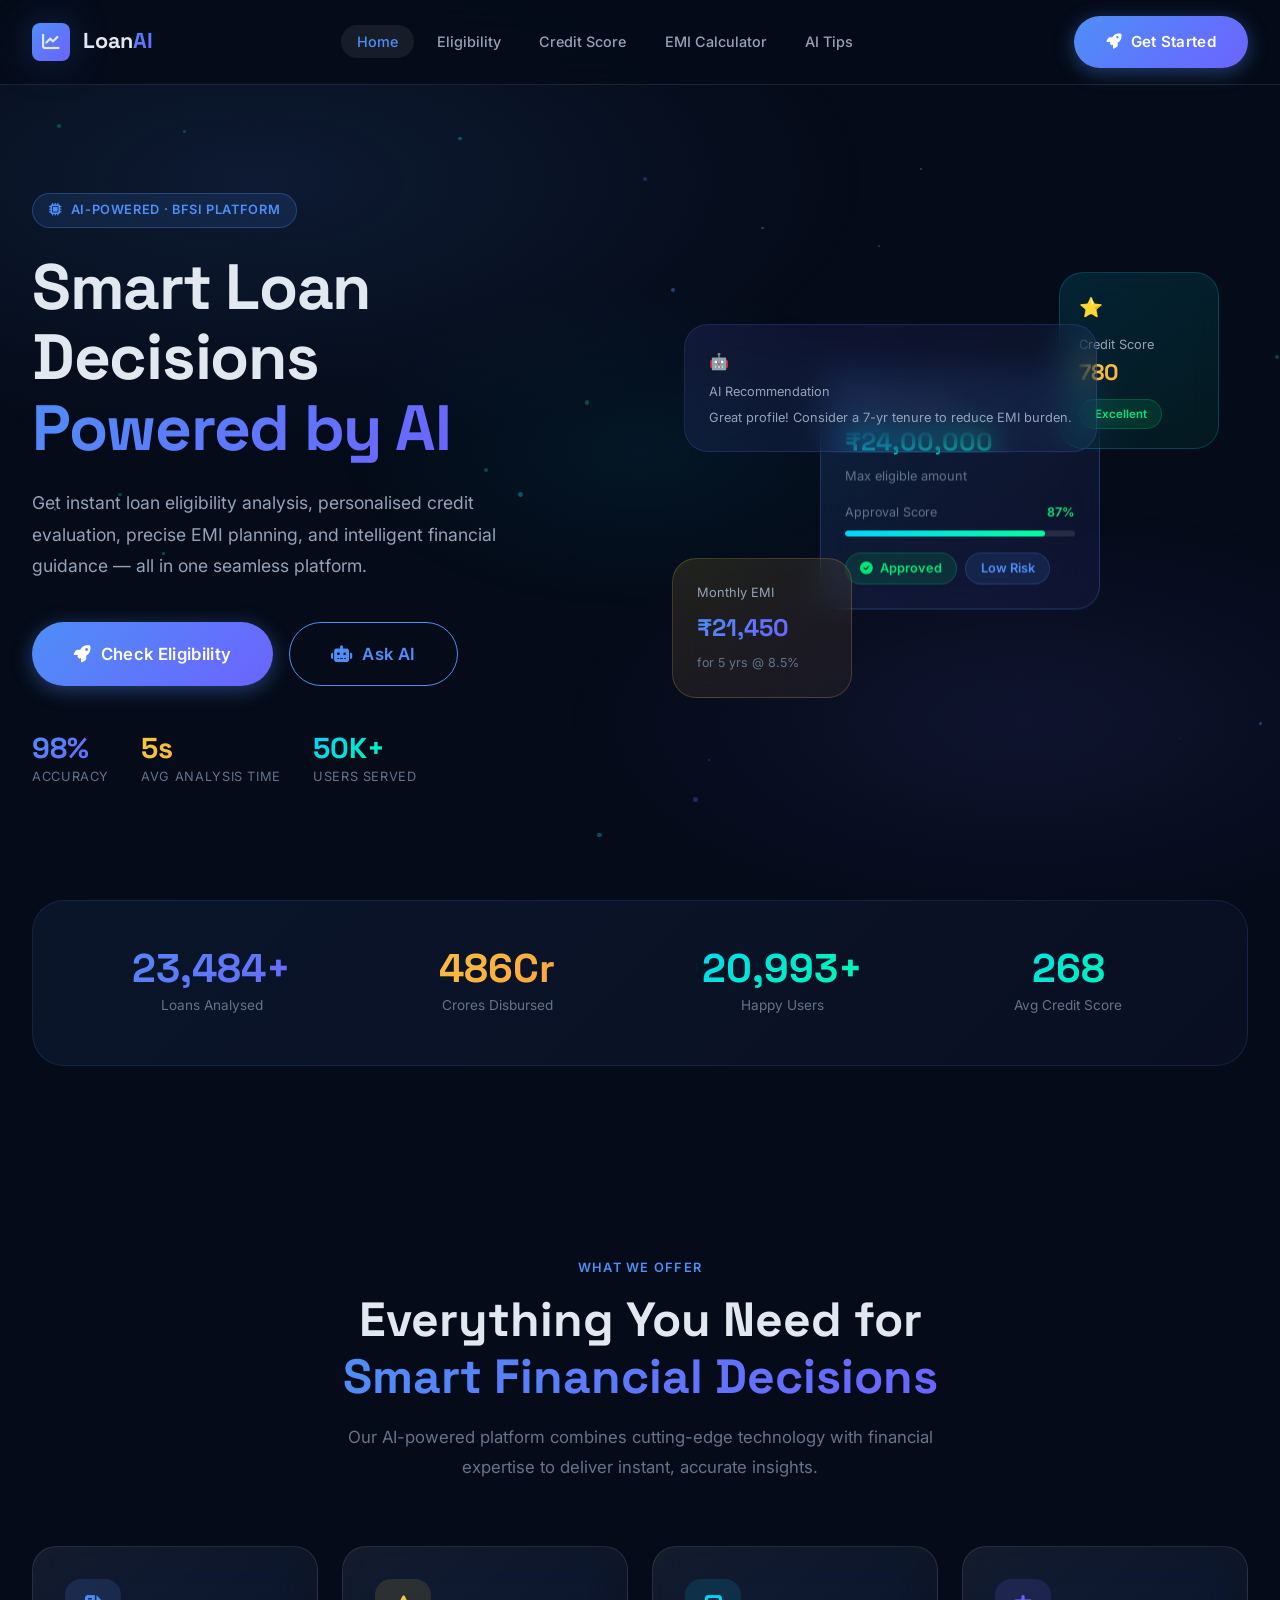
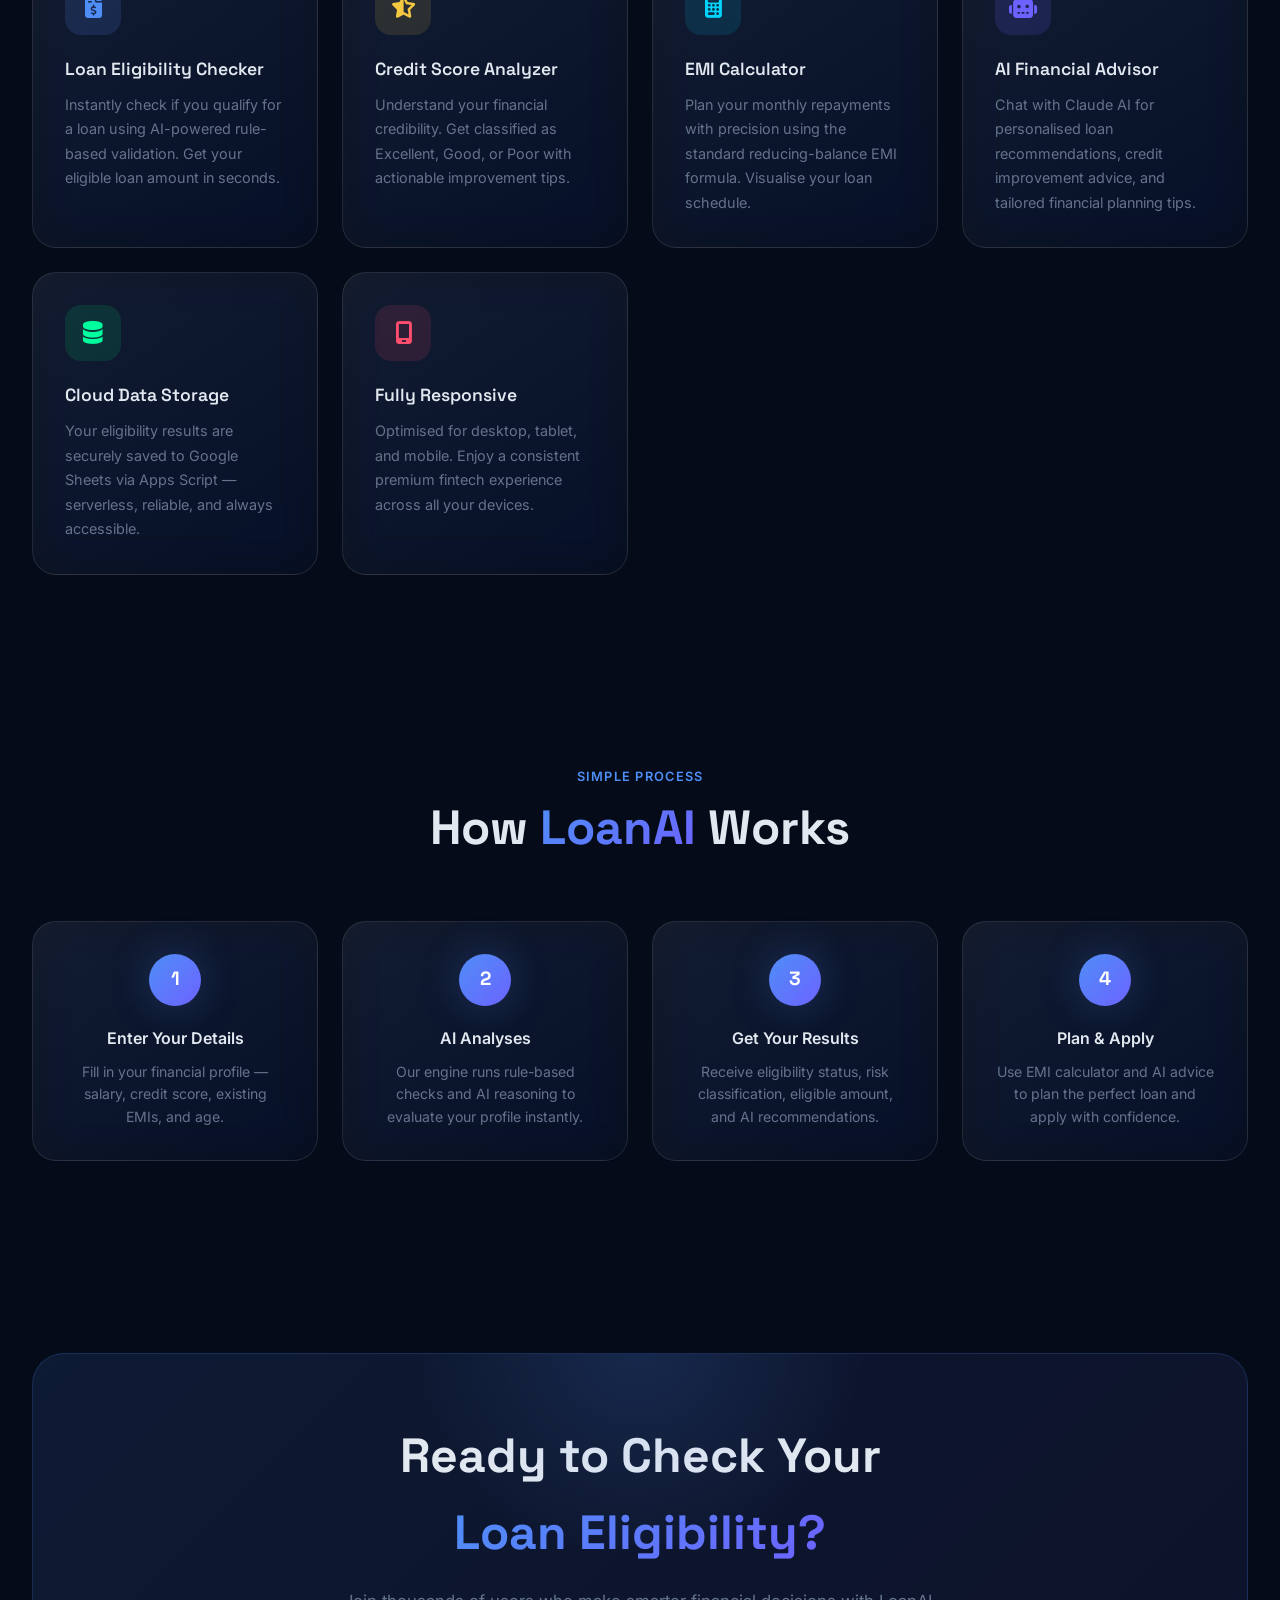
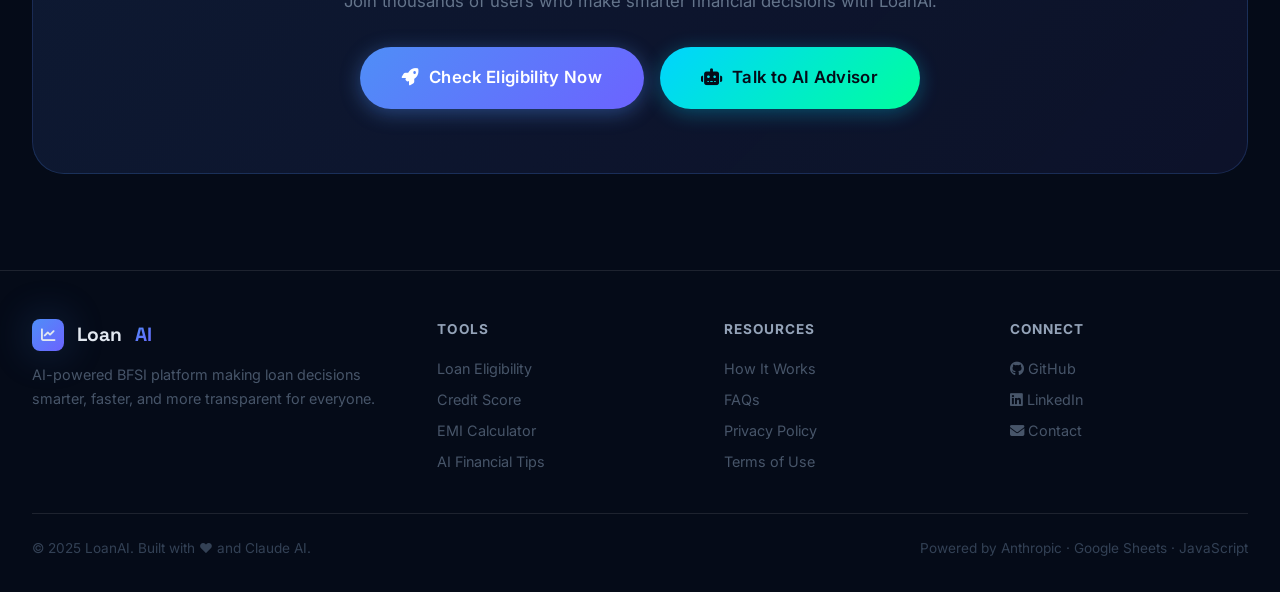
<file: index.html>
<!DOCTYPE html>
<html lang="en">
<head>
  <meta charset="UTF-8" />
  <meta name="viewport" content="width=device-width, initial-scale=1.0" />
  <title>LoanAI — AI-Powered Loan Eligibility Platform</title>
  <meta name="description" content="Instantly check your loan eligibility, analyse your credit score, calculate EMI, and get AI-powered financial guidance — all in one smart platform." />
  <link rel="stylesheet" href="css/style.css" />
  <link rel="stylesheet" href="https://cdnjs.cloudflare.com/ajax/libs/font-awesome/6.5.0/css/all.min.css" />
  <style>
    /* page-specific tweaks */
    .particle { position: absolute; border-radius: 50%; pointer-events: none; }
  </style>
</head>
<body>

<!-- ── Navigation ─────────────────────────────────────────── -->
<nav class="navbar" id="navbar">
  <div class="container">
    <div class="nav-inner">
      <a class="nav-logo" href="index.html">
        <div class="nav-logo-icon"><i class="fa-solid fa-chart-line"></i></div>
        <span>Loan<span class="text-gradient">AI</span></span>
      </a>
      <ul class="nav-links">
        <li><a class="nav-link active" href="index.html">Home</a></li>
        <li><a class="nav-link" href="loan-eligibility.html">Eligibility</a></li>
        <li><a class="nav-link" href="credit-score.html">Credit Score</a></li>
        <li><a class="nav-link" href="emi-calculator.html">EMI Calculator</a></li>
        <li><a class="nav-link" href="ai-tips.html">AI Tips</a></li>
      </ul>
      <a href="loan-eligibility.html" class="btn btn-primary nav-cta">
        <i class="fa-solid fa-rocket"></i> Get Started
      </a>
      <button class="hamburger" id="hamburger" aria-label="Open menu">
        <span></span><span></span><span></span>
      </button>
    </div>
  </div>
</nav>

<!-- Mobile nav -->
<div class="mobile-nav" id="mobileNav">
  <a class="nav-link active" href="index.html">Home</a>
  <a class="nav-link" href="loan-eligibility.html"><i class="fa-solid fa-check-circle"></i> Loan Eligibility</a>
  <a class="nav-link" href="credit-score.html"><i class="fa-solid fa-star-half-stroke"></i> Credit Score</a>
  <a class="nav-link" href="emi-calculator.html"><i class="fa-solid fa-calculator"></i> EMI Calculator</a>
  <a class="nav-link" href="ai-tips.html"><i class="fa-solid fa-robot"></i> AI Financial Tips</a>
</div>

<!-- ── Hero ───────────────────────────────────────────────── -->
<section class="hero">
  <!-- Particles -->
  <div id="particles" aria-hidden="true"></div>

  <div class="container">
    <div class="hero-grid">
      <!-- Left -->
      <div class="fade-in-up">
        <div class="hero-badge">
          <i class="fa-solid fa-microchip"></i> AI-Powered · BFSI Platform
        </div>
        <h1 class="hero-title">
          Smart Loan Decisions<br/>
          <span class="text-gradient">Powered by AI</span>
        </h1>
        <p class="hero-desc">
          Get instant loan eligibility analysis, personalised credit evaluation, 
          precise EMI planning, and intelligent financial guidance — all in one 
          seamless platform.
        </p>
        <div class="hero-actions">
          <a href="loan-eligibility.html" class="btn btn-primary btn-lg" id="hero-cta-primary">
            <i class="fa-solid fa-rocket"></i> Check Eligibility
          </a>
          <a href="ai-tips.html" class="btn btn-outline btn-lg" id="hero-cta-secondary">
            <i class="fa-solid fa-robot"></i> Ask AI
          </a>
        </div>
        <div class="hero-stats">
          <div>
            <div class="hero-stat-num text-gradient">98%</div>
            <div class="hero-stat-label">Accuracy</div>
          </div>
          <div>
            <div class="hero-stat-num text-gradient-gold">5s</div>
            <div class="hero-stat-label">Avg Analysis Time</div>
          </div>
          <div>
            <div class="hero-stat-num text-gradient-cyan">50K+</div>
            <div class="hero-stat-label">Users Served</div>
          </div>
        </div>
      </div>

      <!-- Right — floating cards -->
      <div class="hero-visual fade-in" style="animation-delay:.2s">
        <!-- Main card -->
        <div class="float-card float-card-main">
          <div class="card-label">Loan Eligibility</div>
          <div class="card-value text-gradient-cyan">₹24,00,000</div>
          <div class="card-sub">Max eligible amount</div>
          <div style="margin-top:1rem">
            <div style="display:flex;justify-content:space-between;margin-bottom:.4rem">
              <span style="font-size:.78rem;color:#64748b">Approval Score</span>
              <span style="font-size:.78rem;font-weight:600;color:var(--clr-success)">87%</span>
            </div>
            <div class="progress-bar-wrap">
              <div class="progress-bar-fill" style="width:87%"></div>
            </div>
          </div>
          <div style="margin-top:1rem;display:flex;gap:.5rem">
            <span class="tag tag-success"><i class="fa-solid fa-circle-check"></i> Approved</span>
            <span class="tag tag-blue">Low Risk</span>
          </div>
        </div>

        <!-- Card 1: Credit Score -->
        <div class="float-card float-card-1" style="padding:1.2rem;min-width:160px">
          <div class="card-icon" style="font-size:1.2rem">⭐</div>
          <div class="card-mini-label">Credit Score</div>
          <div class="card-mini-value text-gradient-gold" style="font-size:1.4rem">780</div>
          <span class="tag tag-success" style="margin-top:.5rem;font-size:.72rem">Excellent</span>
        </div>

        <!-- Card 2: EMI -->
        <div class="float-card float-card-2" style="min-width:180px">
          <div class="card-mini-label">Monthly EMI</div>
          <div class="card-mini-value" style="font-size:1.5rem;margin:.35rem 0">
            <span class="text-gradient">₹21,450</span>
          </div>
          <div style="font-size:.78rem;color:#64748b">for 5 yrs @ 8.5%</div>
        </div>

        <!-- Card 3: AI Tip -->
        <div class="float-card float-card-3" style="min-width:160px">
          <div style="font-size:1rem;margin-bottom:.5rem">🤖</div>
          <div class="card-mini-label">AI Recommendation</div>
          <div style="font-size:.8rem;color:#94a3b8;margin-top:.35rem;line-height:1.5">
            Great profile! Consider a 7-yr tenure to reduce EMI burden.
          </div>
        </div>
      </div>
    </div>
  </div>
</section>

<!-- ── Stats ──────────────────────────────────────────────── -->
<section class="section" style="padding-top:0">
  <div class="container">
    <div class="stats-row fade-in-up">
      <div class="stat-item">
        <div class="stat-num text-gradient" id="counter-loans">0</div>
        <div class="stat-label">Loans Analysed</div>
      </div>
      <div class="stat-item">
        <div class="stat-num text-gradient-gold" id="counter-saved">0</div>
        <div class="stat-label">Crores Disbursed</div>
      </div>
      <div class="stat-item">
        <div class="stat-num text-gradient-cyan" id="counter-users">0</div>
        <div class="stat-label">Happy Users</div>
      </div>
      <div class="stat-item">
        <div class="stat-num" style="background:var(--grad-accent);-webkit-background-clip:text;-webkit-text-fill-color:transparent" id="counter-score">0</div>
        <div class="stat-label">Avg Credit Score</div>
      </div>
    </div>
  </div>
</section>

<!-- ── Features ───────────────────────────────────────────── -->
<section class="section" id="features">
  <div class="container">
    <div class="section-header text-center">
      <div class="section-label">What We Offer</div>
      <h2 class="section-title">Everything You Need for<br/><span class="text-gradient">Smart Financial Decisions</span></h2>
      <p class="section-desc" style="margin:0 auto">Our AI-powered platform combines cutting-edge technology with financial expertise to deliver instant, accurate insights.</p>
    </div>
    <div class="features-grid">
      <a href="loan-eligibility.html" class="glass-card feature-card fade-in-up fade-in-delay-1" id="feat-eligibility">
        <div class="feature-icon feature-icon-blue"><i class="fa-solid fa-file-invoice-dollar"></i></div>
        <div class="feature-title">Loan Eligibility Checker</div>
        <p class="feature-desc">Instantly check if you qualify for a loan using AI-powered rule-based validation. Get your eligible loan amount in seconds.</p>
      </a>
      <a href="credit-score.html" class="glass-card feature-card fade-in-up fade-in-delay-2" id="feat-credit">
        <div class="feature-icon feature-icon-gold"><i class="fa-solid fa-star-half-stroke"></i></div>
        <div class="feature-title">Credit Score Analyzer</div>
        <p class="feature-desc">Understand your financial credibility. Get classified as Excellent, Good, or Poor with actionable improvement tips.</p>
      </a>
      <a href="emi-calculator.html" class="glass-card feature-card fade-in-up fade-in-delay-3" id="feat-emi">
        <div class="feature-icon feature-icon-cyan"><i class="fa-solid fa-calculator"></i></div>
        <div class="feature-title">EMI Calculator</div>
        <p class="feature-desc">Plan your monthly repayments with precision using the standard reducing-balance EMI formula. Visualise your loan schedule.</p>
      </a>
      <a href="ai-tips.html" class="glass-card feature-card fade-in-up fade-in-delay-4" id="feat-ai">
        <div class="feature-icon feature-icon-purple"><i class="fa-solid fa-robot"></i></div>
        <div class="feature-title">AI Financial Advisor</div>
        <p class="feature-desc">Chat with Claude AI for personalised loan recommendations, credit improvement advice, and tailored financial planning tips.</p>
      </a>
      <div class="glass-card feature-card fade-in-up" id="feat-sheets">
        <div class="feature-icon feature-icon-green"><i class="fa-solid fa-database"></i></div>
        <div class="feature-title">Cloud Data Storage</div>
        <p class="feature-desc">Your eligibility results are securely saved to Google Sheets via Apps Script — serverless, reliable, and always accessible.</p>
      </div>
      <div class="glass-card feature-card fade-in-up" id="feat-responsive">
        <div class="feature-icon feature-icon-red"><i class="fa-solid fa-mobile-screen"></i></div>
        <div class="feature-title">Fully Responsive</div>
        <p class="feature-desc">Optimised for desktop, tablet, and mobile. Enjoy a consistent premium fintech experience across all your devices.</p>
      </div>
    </div>
  </div>
</section>

<!-- ── How It Works ────────────────────────────────────────── -->
<section class="section">
  <div class="container">
    <div class="section-header text-center">
      <div class="section-label">Simple Process</div>
      <h2 class="section-title">How <span class="text-gradient">LoanAI</span> Works</h2>
    </div>
    <div class="how-grid">
      <div class="glass-card how-step fade-in-up fade-in-delay-1" id="step-1">
        <div class="how-step-num">1</div>
        <div class="how-step-title">Enter Your Details</div>
        <p class="how-step-desc">Fill in your financial profile — salary, credit score, existing EMIs, and age.</p>
      </div>
      <div class="glass-card how-step fade-in-up fade-in-delay-2" id="step-2">
        <div class="how-step-num">2</div>
        <div class="how-step-title">AI Analyses</div>
        <p class="how-step-desc">Our engine runs rule-based checks and AI reasoning to evaluate your profile instantly.</p>
      </div>
      <div class="glass-card how-step fade-in-up fade-in-delay-3" id="step-3">
        <div class="how-step-num">3</div>
        <div class="how-step-title">Get Your Results</div>
        <p class="how-step-desc">Receive eligibility status, risk classification, eligible amount, and AI recommendations.</p>
      </div>
      <div class="glass-card how-step fade-in-up fade-in-delay-4" id="step-4">
        <div class="how-step-num">4</div>
        <div class="how-step-title">Plan & Apply</div>
        <p class="how-step-desc">Use EMI calculator and AI advice to plan the perfect loan and apply with confidence.</p>
      </div>
    </div>
  </div>
</section>

<!-- ── CTA ─────────────────────────────────────────────────── -->
<section class="cta-section">
  <div class="container">
    <div class="cta-card fade-in-up">
      <h2 class="cta-title">Ready to Check Your<br/><span class="text-gradient">Loan Eligibility?</span></h2>
      <p class="cta-desc">Join thousands of users who make smarter financial decisions with LoanAI.</p>
      <div class="cta-actions">
        <a href="loan-eligibility.html" class="btn btn-primary btn-lg" id="cta-main">
          <i class="fa-solid fa-rocket"></i> Check Eligibility Now
        </a>
        <a href="ai-tips.html" class="btn btn-accent btn-lg" id="cta-ai">
          <i class="fa-solid fa-robot"></i> Talk to AI Advisor
        </a>
      </div>
    </div>
  </div>
</section>

<!-- ── Footer ─────────────────────────────────────────────── -->
<footer class="footer">
  <div class="container">
    <div class="footer-inner">
      <div>
        <div class="nav-logo" style="font-size:1.2rem">
          <div class="nav-logo-icon" style="width:32px;height:32px;font-size:.9rem"><i class="fa-solid fa-chart-line"></i></div>
          Loan<span class="text-gradient">AI</span>
        </div>
        <p class="footer-brand-desc">AI-powered BFSI platform making loan decisions smarter, faster, and more transparent for everyone.</p>
      </div>
      <div>
        <div class="footer-heading">Tools</div>
        <div class="footer-links">
          <a class="footer-link" href="loan-eligibility.html">Loan Eligibility</a>
          <a class="footer-link" href="credit-score.html">Credit Score</a>
          <a class="footer-link" href="emi-calculator.html">EMI Calculator</a>
          <a class="footer-link" href="ai-tips.html">AI Financial Tips</a>
        </div>
      </div>
      <div>
        <div class="footer-heading">Resources</div>
        <div class="footer-links">
          <a class="footer-link" href="#">How It Works</a>
          <a class="footer-link" href="#">FAQs</a>
          <a class="footer-link" href="#">Privacy Policy</a>
          <a class="footer-link" href="#">Terms of Use</a>
        </div>
      </div>
      <div>
        <div class="footer-heading">Connect</div>
        <div class="footer-links">
          <a class="footer-link" href="#"><i class="fa-brands fa-github"></i> GitHub</a>
          <a class="footer-link" href="#"><i class="fa-brands fa-linkedin"></i> LinkedIn</a>
          <a class="footer-link" href="#"><i class="fa-solid fa-envelope"></i> Contact</a>
        </div>
      </div>
    </div>
    <div class="footer-bottom">
      <span>© 2025 LoanAI. Built with ❤️ and Claude AI.</span>
      <span>Powered by Anthropic · Google Sheets · JavaScript</span>
    </div>
  </div>
</footer>

<script>
  // ── Navbar scroll effect
  window.addEventListener('scroll', () => {
    document.getElementById('navbar').classList.toggle('scrolled', window.scrollY > 60);
  });

  // ── Hamburger
  document.getElementById('hamburger').addEventListener('click', () => {
    document.getElementById('mobileNav').classList.toggle('open');
  });

  // ── Animated counters
  function animateCounter(el, target, duration = 1800, suffix = '') {
    let start = 0;
    const step = target / (duration / 16);
    const timer = setInterval(() => {
      start += step;
      if (start >= target) { el.textContent = target.toLocaleString('en-IN') + suffix; clearInterval(timer); return; }
      el.textContent = Math.floor(start).toLocaleString('en-IN') + suffix;
    }, 16);
  }

  const counterObs = new IntersectionObserver(entries => {
    entries.forEach(e => {
      if (e.isIntersecting) {
        animateCounter(document.getElementById('counter-loans'), 52840, 1800, '+');
        animateCounter(document.getElementById('counter-saved'), 1240, 2000, 'Cr');
        animateCounter(document.getElementById('counter-users'), 48200, 1800, '+');
        animateCounter(document.getElementById('counter-score'), 754, 2200);
        counterObs.disconnect();
      }
    });
  }, { threshold: 0.3 });
  counterObs.observe(document.querySelector('.stats-row'));

  // ── Floating particles
  const particleContainer = document.getElementById('particles');
  for (let i = 0; i < 30; i++) {
    const p = document.createElement('div');
    p.className = 'particle';
    const size = Math.random() * 4 + 1;
    const colors = ['rgba(79,142,247,.4)', 'rgba(108,99,255,.3)', 'rgba(0,212,255,.35)', 'rgba(0,255,157,.25)'];
    Object.assign(p.style, {
      width: size + 'px', height: size + 'px',
      left: Math.random() * 100 + '%',
      top: Math.random() * 100 + '%',
      background: colors[Math.floor(Math.random() * colors.length)],
      animation: `floatParticle ${Math.random() * 10 + 6}s ease-in-out infinite`,
      animationDelay: Math.random() * 5 + 's',
      position: 'absolute'
    });
    particleContainer.appendChild(p);
  }

  const style = document.createElement('style');
  style.textContent = `
    #particles { position:absolute; inset:0; overflow:hidden; pointer-events:none; z-index:0; }
    @keyframes floatParticle {
      0%,100% { transform: translateY(0) translateX(0) scale(1); opacity:.6; }
      33%      { transform: translateY(-40px) translateX(20px) scale(1.2); opacity:1; }
      66%      { transform: translateY(-20px) translateX(-15px) scale(.9); opacity:.4; }
    }
  `;
  document.head.appendChild(style);

  // ── Fade-in on scroll
  const fadeEls = document.querySelectorAll('.fade-in-up');
  const fadeObs = new IntersectionObserver(entries => {
    entries.forEach(e => { if (e.isIntersecting) e.target.style.animationPlayState = 'running'; });
  }, { threshold: 0.1 });
  fadeEls.forEach(el => { el.style.animationPlayState = 'paused'; fadeObs.observe(el); });
</script>
</body>
</html>
</file>
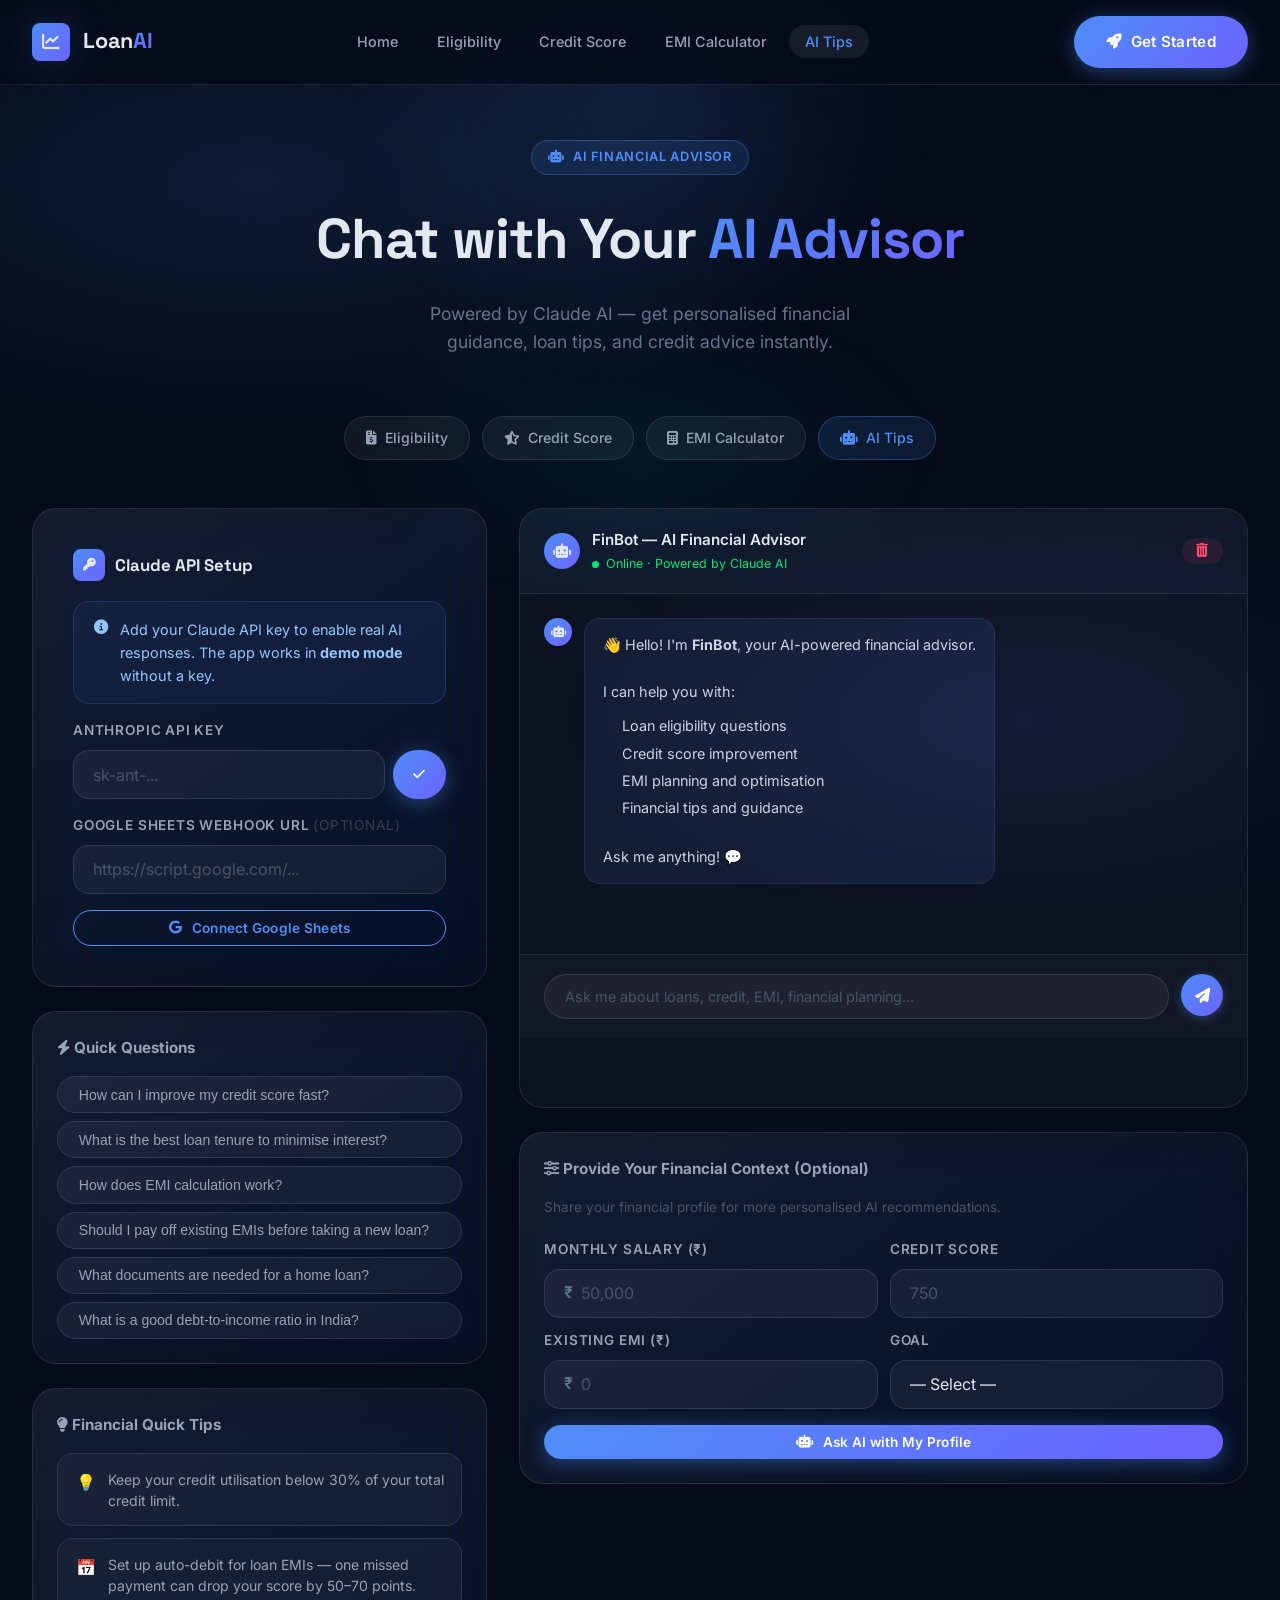
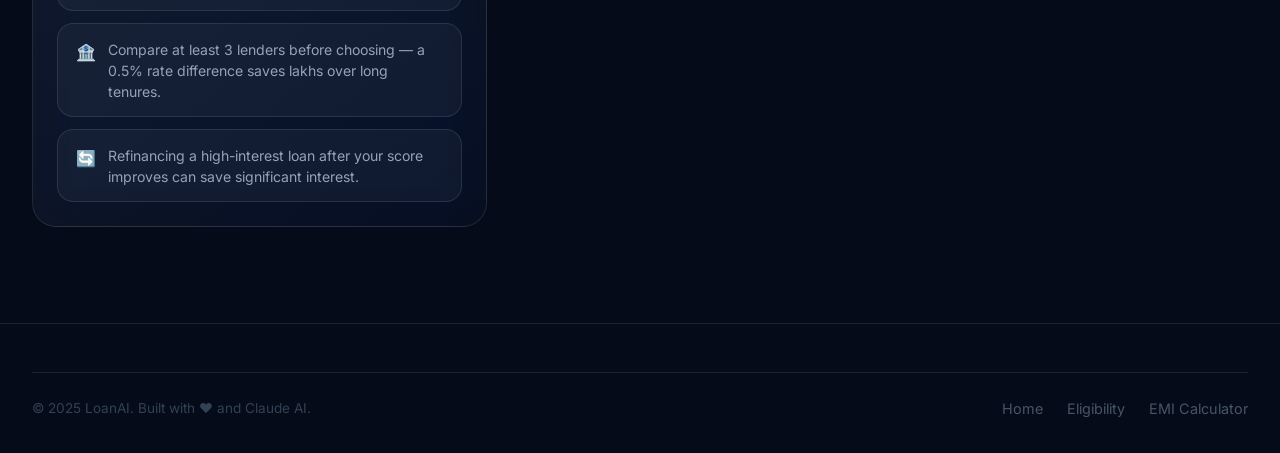
<file: ai-tips.html>
<!DOCTYPE html>
<html lang="en">
<head>
  <meta charset="UTF-8" />
  <meta name="viewport" content="width=device-width, initial-scale=1.0" />
  <title>AI Financial Advisor — LoanAI</title>
  <meta name="description" content="Chat with our Claude-powered AI financial advisor for personalised loan guidance, credit tips, and EMI planning advice." />
  <link rel="stylesheet" href="css/style.css" />
  <link rel="stylesheet" href="https://cdnjs.cloudflare.com/ajax/libs/font-awesome/6.5.0/css/all.min.css" />
</head>
<body>

<!-- ── Navigation ──────────────────────────────────────────── -->
<nav class="navbar" id="navbar">
  <div class="container">
    <div class="nav-inner">
      <a class="nav-logo" href="index.html">
        <div class="nav-logo-icon"><i class="fa-solid fa-chart-line"></i></div>
        <span>Loan<span class="text-gradient">AI</span></span>
      </a>
      <ul class="nav-links">
        <li><a class="nav-link" href="index.html">Home</a></li>
        <li><a class="nav-link" href="loan-eligibility.html">Eligibility</a></li>
        <li><a class="nav-link" href="credit-score.html">Credit Score</a></li>
        <li><a class="nav-link" href="emi-calculator.html">EMI Calculator</a></li>
        <li><a class="nav-link active" href="ai-tips.html">AI Tips</a></li>
      </ul>
      <a href="loan-eligibility.html" class="btn btn-primary nav-cta">
        <i class="fa-solid fa-rocket"></i> Get Started
      </a>
      <button class="hamburger" id="hamburger" aria-label="Open menu">
        <span></span><span></span><span></span>
      </button>
    </div>
  </div>
</nav>
<div class="mobile-nav" id="mobileNav">
  <a class="nav-link" href="index.html">Home</a>
  <a class="nav-link" href="loan-eligibility.html">Loan Eligibility</a>
  <a class="nav-link" href="credit-score.html">Credit Score</a>
  <a class="nav-link" href="emi-calculator.html">EMI Calculator</a>
  <a class="nav-link active" href="ai-tips.html">AI Financial Tips</a>
</div>

<!-- ── Page Header ──────────────────────────────────────────── -->
<div class="page-header">
  <div class="container">
    <div class="hero-badge" style="margin:0 auto 1.2rem"><i class="fa-solid fa-robot"></i> AI Financial Advisor</div>
    <h1 class="page-title">Chat with Your <span class="text-gradient">AI Advisor</span></h1>
    <p class="page-subtitle">Powered by Claude AI — get personalised financial guidance, loan tips, and credit advice instantly.</p>
  </div>
</div>

<!-- ── Quick Nav ────────────────────────────────────────────── -->
<div class="container">
  <div class="quick-nav">
    <a href="loan-eligibility.html" class="quick-nav-btn"><i class="fa-solid fa-file-invoice-dollar"></i> Eligibility</a>
    <a href="credit-score.html"     class="quick-nav-btn"><i class="fa-solid fa-star-half-stroke"></i> Credit Score</a>
    <a href="emi-calculator.html"   class="quick-nav-btn"><i class="fa-solid fa-calculator"></i> EMI Calculator</a>
    <a href="ai-tips.html"          class="quick-nav-btn active"><i class="fa-solid fa-robot"></i> AI Tips</a>
  </div>
</div>

<!-- ── Main Content ─────────────────────────────────────────── -->
<section class="section" style="padding-top:0">
  <div class="container">
    <div style="display:grid;grid-template-columns:1fr 1.6fr;gap:2rem;align-items:start" id="main-grid">

      <!-- Left: API Config + Quick Prompts -->
      <div>
        <!-- API Key Config -->
        <div class="glass-card form-card fade-in-up" style="margin-bottom:1.5rem">
          <h3 style="font-family:var(--font-display);font-size:1.05rem;font-weight:700;margin-bottom:1.25rem;display:flex;align-items:center;gap:.6rem">
            <span style="width:32px;height:32px;background:var(--grad-primary);border-radius:var(--r-sm);display:flex;align-items:center;justify-content:center;font-size:.8rem"><i class="fa-solid fa-key"></i></span>
            Claude API Setup
          </h3>
          <div class="alert alert-info" style="margin-bottom:1rem">
            <i class="fa-solid fa-circle-info"></i>
            <span>Add your Claude API key to enable real AI responses. The app works in <strong>demo mode</strong> without a key.</span>
          </div>
          <div class="form-group" style="margin-bottom:1rem">
            <label class="form-label" for="apiKey">Anthropic API Key</label>
            <div style="display:flex;gap:.5rem">
              <input type="password" class="form-input" id="apiKey" placeholder="sk-ant-..." style="flex:1" />
              <button class="btn btn-primary btn-sm" onclick="saveApiKey()" id="save-key-btn"><i class="fa-solid fa-check"></i></button>
            </div>
          </div>
          <div id="api-status" class="alert" style="display:none"></div>

          <!-- Google Sheets URL -->
          <div class="form-group" style="margin-top:1rem">
            <label class="form-label" for="sheetsUrl">Google Sheets Webhook URL <span style="color:#334155;font-weight:400">(optional)</span></label>
            <input type="url" class="form-input" id="sheetsUrl" placeholder="https://script.google.com/..." />
            <button class="btn btn-outline btn-sm" style="margin-top:.5rem;width:100%;justify-content:center" onclick="saveSheetsUrl()">
              <i class="fa-brands fa-google"></i> Connect Google Sheets
            </button>
          </div>
        </div>

        <!-- Quick Prompts -->
        <div class="glass-card" style="padding:1.5rem;margin-bottom:1.5rem">
          <h3 style="font-size:.95rem;font-weight:700;margin-bottom:1rem;color:#94a3b8"><i class="fa-solid fa-bolt"></i> Quick Questions</h3>
          <div style="display:flex;flex-direction:column;gap:.5rem" id="quick-prompts">
            <button class="quick-nav-btn" style="text-align:left;width:100%;justify-content:flex-start" onclick="sendQuick(this.textContent)">How can I improve my credit score fast?</button>
            <button class="quick-nav-btn" style="text-align:left;width:100%;justify-content:flex-start" onclick="sendQuick(this.textContent)">What is the best loan tenure to minimise interest?</button>
            <button class="quick-nav-btn" style="text-align:left;width:100%;justify-content:flex-start" onclick="sendQuick(this.textContent)">How does EMI calculation work?</button>
            <button class="quick-nav-btn" style="text-align:left;width:100%;justify-content:flex-start" onclick="sendQuick(this.textContent)">Should I pay off existing EMIs before taking a new loan?</button>
            <button class="quick-nav-btn" style="text-align:left;width:100%;justify-content:flex-start" onclick="sendQuick(this.textContent)">What documents are needed for a home loan?</button>
            <button class="quick-nav-btn" style="text-align:left;width:100%;justify-content:flex-start" onclick="sendQuick(this.textContent)">What is a good debt-to-income ratio in India?</button>
          </div>
        </div>

        <!-- Tips Cards -->
        <div class="glass-card" style="padding:1.5rem">
          <h3 style="font-size:.95rem;font-weight:700;margin-bottom:1rem;color:#94a3b8"><i class="fa-solid fa-lightbulb"></i> Financial Quick Tips</h3>
          <div style="display:flex;flex-direction:column;gap:.75rem" id="tips-carousel">
            <div class="credit-tip">
              <span class="credit-tip-icon">💡</span>
              <span>Keep your credit utilisation below 30% of your total credit limit.</span>
            </div>
            <div class="credit-tip">
              <span class="credit-tip-icon">📅</span>
              <span>Set up auto-debit for loan EMIs — one missed payment can drop your score by 50–70 points.</span>
            </div>
            <div class="credit-tip">
              <span class="credit-tip-icon">🏦</span>
              <span>Compare at least 3 lenders before choosing — a 0.5% rate difference saves lakhs over long tenures.</span>
            </div>
            <div class="credit-tip">
              <span class="credit-tip-icon">🔄</span>
              <span>Refinancing a high-interest loan after your score improves can save significant interest.</span>
            </div>
          </div>
        </div>
      </div>

      <!-- Right: Chat Window -->
      <div>
        <div class="ai-chat-wrap fade-in-up" style="min-height:600px;display:flex;flex-direction:column">
          <!-- Header -->
          <div class="ai-chat-header">
            <div class="ai-avatar"><i class="fa-solid fa-robot"></i></div>
            <div style="flex:1">
              <div class="ai-chat-name">FinBot — AI Financial Advisor</div>
              <div class="ai-chat-status"><span class="ai-dot"></span>Online · Powered by Claude AI</div>
            </div>
            <button class="btn btn-sm" style="background:rgba(255,77,109,.1);color:var(--clr-danger);padding:.4rem .9rem" onclick="clearChat()" title="Clear chat">
              <i class="fa-solid fa-trash-can"></i>
            </button>
          </div>

          <!-- Messages -->
          <div class="ai-messages" id="ai-messages" style="flex:1">
            <!-- Welcome message -->
            <div class="ai-message ai-msg-bot" id="welcome-msg">
              <div class="ai-avatar" style="width:28px;height:28px;font-size:.75rem;flex-shrink:0"><i class="fa-solid fa-robot"></i></div>
              <div class="ai-message-bubble">
                👋 Hello! I'm <strong>FinBot</strong>, your AI-powered financial advisor.<br/><br/>
                I can help you with:
                <ul style="margin-top:.5rem;padding-left:1.2rem;line-height:1.9">
                  <li>Loan eligibility questions</li>
                  <li>Credit score improvement</li>
                  <li>EMI planning and optimisation</li>
                  <li>Financial tips and guidance</li>
                </ul>
                <br/>Ask me anything! 💬
              </div>
            </div>
          </div>

          <!-- Input -->
          <div class="ai-input-row">
            <input type="text" class="ai-input" id="userMessage"
              placeholder="Ask me about loans, credit, EMI, financial planning..." 
              onkeydown="if(event.key==='Enter'&&!event.shiftKey){event.preventDefault();sendMessage()}" />
            <button class="ai-send-btn" onclick="sendMessage()" id="send-btn" title="Send message">
              <i class="fa-solid fa-paper-plane"></i>
            </button>
          </div>
        </div>

        <!-- Context Panel -->
        <div class="glass-card" style="padding:1.5rem;margin-top:1.5rem">
          <h3 style="font-size:.95rem;font-weight:700;margin-bottom:1rem;color:#94a3b8"><i class="fa-solid fa-sliders"></i> Provide Your Financial Context (Optional)</h3>
          <p style="font-size:.85rem;color:#475569;margin-bottom:1.25rem;line-height:1.6">
            Share your financial profile for more personalised AI recommendations.
          </p>
          <div style="display:grid;grid-template-columns:1fr 1fr;gap:.75rem">
            <div class="form-group">
              <label class="form-label" for="ctx-salary">Monthly Salary (₹)</label>
              <div class="input-group">
                <span class="input-prefix">₹</span>
                <input type="number" class="form-input" id="ctx-salary" placeholder="50,000" />
              </div>
            </div>
            <div class="form-group">
              <label class="form-label" for="ctx-score">Credit Score</label>
              <input type="number" class="form-input" id="ctx-score" placeholder="750" min="300" max="900" />
            </div>
            <div class="form-group">
              <label class="form-label" for="ctx-emi">Existing EMI (₹)</label>
              <div class="input-group">
                <span class="input-prefix">₹</span>
                <input type="number" class="form-input" id="ctx-emi" placeholder="0" />
              </div>
            </div>
            <div class="form-group">
              <label class="form-label" for="ctx-goal">Goal</label>
              <select class="form-select" id="ctx-goal">
                <option value="">— Select —</option>
                <option value="home loan">Get a Home Loan</option>
                <option value="personal loan">Personal Loan</option>
                <option value="credit improvement">Improve Credit</option>
                <option value="debt management">Manage Debt</option>
                <option value="investment">Start Investing</option>
              </select>
            </div>
          </div>
          <button class="btn btn-primary btn-sm" style="margin-top:1rem;width:100%;justify-content:center" onclick="sendWithContext()">
            <i class="fa-solid fa-robot"></i> Ask AI with My Profile
          </button>
        </div>
      </div>
    </div>
  </div>
</section>

<!-- ── Footer ───────────────────────────────────────────────── -->
<footer class="footer">
  <div class="container">
    <div class="footer-bottom">
      <span>© 2025 LoanAI. Built with ❤️ and Claude AI.</span>
      <div style="display:flex;gap:1.5rem">
        <a href="index.html" class="footer-link">Home</a>
        <a href="loan-eligibility.html" class="footer-link">Eligibility</a>
        <a href="emi-calculator.html" class="footer-link">EMI Calculator</a>
      </div>
    </div>
  </div>
</footer>

<script>
  // Navbar
  window.addEventListener('scroll', () => document.getElementById('navbar').classList.toggle('scrolled', window.scrollY > 60));
  document.getElementById('hamburger').addEventListener('click', () => document.getElementById('mobileNav').classList.toggle('open'));

  // Responsive
  function adjustGrid() {
    document.getElementById('main-grid').style.gridTemplateColumns = window.innerWidth < 960 ? '1fr' : '1fr 1.6fr';
  }
  adjustGrid(); window.addEventListener('resize', adjustGrid);

  // ── State
  let conversationHistory = [];
  let CLAUDE_API_KEY = localStorage.getItem('loanai_claude_key') || '';
  let SHEETS_URL     = localStorage.getItem('loanai_sheets_url') || '';

  // Pre-fill saved keys
  if (CLAUDE_API_KEY) {
    document.getElementById('apiKey').value = CLAUDE_API_KEY;
    showApiStatus(true, 'API key loaded from storage.');
  }
  if (SHEETS_URL) document.getElementById('sheetsUrl').value = SHEETS_URL;

  // ── API Key Management
  function saveApiKey() {
    const key = document.getElementById('apiKey').value.trim();
    if (!key.startsWith('sk-ant-')) {
      showApiStatus(false, 'Invalid key format. Should start with sk-ant-');
      return;
    }
    CLAUDE_API_KEY = key;
    window.CLAUDE_API_KEY = key;
    localStorage.setItem('loanai_claude_key', key);
    showApiStatus(true, 'API key saved! AI responses are now enabled.');
  }

  function saveSheetsUrl() {
    const url = document.getElementById('sheetsUrl').value.trim();
    if (!url.startsWith('https://')) { alert('Please enter a valid HTTPS URL.'); return; }
    SHEETS_URL = url;
    window.SHEETS_URL = url;
    localStorage.setItem('loanai_sheets_url', url);
    alert('Google Sheets URL saved successfully!');
  }

  function showApiStatus(success, msg) {
    const el = document.getElementById('api-status');
    el.style.display = 'flex';
    el.className = `alert ${success ? 'alert-success' : 'alert-error'}`;
    el.innerHTML = `<i class="fa-solid ${success ? 'fa-circle-check' : 'fa-circle-xmark'}"></i><span>${msg}</span>`;
  }

  // ── Chat Functions
  async function sendMessage() {
    const input = document.getElementById('userMessage');
    const text  = input.value.trim();
    if (!text) return;
    input.value = '';
    await chat(text);
  }

  function sendQuick(text) {
    document.getElementById('userMessage').value = text;
    sendMessage();
  }

  async function sendWithContext() {
    const salary = document.getElementById('ctx-salary').value;
    const score  = document.getElementById('ctx-score').value;
    const emi    = document.getElementById('ctx-emi').value;
    const goal   = document.getElementById('ctx-goal').value;

    if (!salary && !score && !goal) {
      alert('Please fill in at least one field in the context panel.');
      return;
    }

    let msg = 'Based on my financial profile: ';
    if (salary) msg += `monthly salary ₹${parseInt(salary).toLocaleString('en-IN')}, `;
    if (score)  msg += `credit score ${score}, `;
    if (emi)    msg += `existing EMI ₹${parseInt(emi).toLocaleString('en-IN')}/month, `;
    if (goal)   msg += `my goal is to ${goal}. `;
    msg += 'What personalised advice do you have for me?';

    await chat(msg);
  }

  async function chat(userText) {
    // Disable send
    const sendBtn = document.getElementById('send-btn');
    sendBtn.disabled = true;

    // Add user message
    addMessage('user', userText);
    conversationHistory.push({ role: 'user', content: userText });

    // Typing indicator
    const typingId = addTyping();

    // Call Claude or fallback
    let response;
    if (CLAUDE_API_KEY) {
      response = await callClaudeAPI(conversationHistory);
    } else {
      await new Promise(r => setTimeout(r, 1200 + Math.random() * 600));
      response = getSmartFallback(userText);
    }

    // Remove typing, add response
    removeTyping(typingId);
    addMessage('bot', response);
    conversationHistory.push({ role: 'assistant', content: response });

    sendBtn.disabled = false;
  }

  async function callClaudeAPI(history) {
    try {
      const systemPrompt = `You are FinBot, an expert AI financial advisor specialising in Indian banking, loans, credit scores, and personal finance. 
You provide clear, actionable, and personalised advice. 
Key facts: Use Indian financial context (₹ currency, CIBIL scores 300-900, RBI regulations, typical Indian loan rates).
Keep responses concise (3-5 sentences), practical, and friendly. Use bullet points for lists.
Never ask for sensitive info like passwords or OTPs.`;

      const res = await fetch('https://api.anthropic.com/v1/messages', {
        method: 'POST',
        headers: {
          'x-api-key': CLAUDE_API_KEY,
          'anthropic-version': '2023-06-01',
          'content-type': 'application/json',
          'anthropic-dangerous-direct-browser-access': 'true'
        },
        body: JSON.stringify({
          model: 'claude-opus-4-5',
          max_tokens: 400,
          system: systemPrompt,
          messages: history.slice(-10) // last 10 messages for context
        })
      });
      const data = await res.json();
      return data.content?.[0]?.text || getSmartFallback(history[history.length-1]?.content || '');
    } catch (err) {
      return '⚠️ Connection issue. Please check your API key or internet connection. Here\'s a general tip: ' + getSmartFallback(history[history.length-1]?.content || '');
    }
  }

  function getSmartFallback(question) {
    const q = question.toLowerCase();

    if (q.includes('credit score') && (q.includes('improve') || q.includes('increase') || q.includes('boost'))) {
      return `Great question! Here are the fastest ways to improve your credit score:\n\n• **Pay all EMIs on time** — even one missed payment drops score by 50–70 points\n• **Keep credit card utilisation below 30%** of your limit\n• **Don't apply for multiple loans** simultaneously (hard inquiries hurt)\n• **Check your CIBIL report** for errors and dispute them\n• **Maintain a mix** of secured and unsecured credit\n\nWith consistent effort, expect a 50–100 point improvement in 6 months! 📈`;
    }
    if (q.includes('emi') && (q.includes('calculat') || q.includes('formula') || q.includes('work'))) {
      return `EMI (Equated Monthly Instalment) uses the **reducing-balance formula**:\n\n**EMI = [P × R × (1+R)ᴺ] / [(1+R)ᴺ − 1]**\n\nWhere:\n• **P** = Principal amount\n• **R** = Monthly rate (Annual Rate ÷ 12 ÷ 100)\n• **N** = Tenure in months\n\nExample: ₹10L loan @ 10% for 5 years → EMI ≈ ₹21,247/month. Use our EMI Calculator for instant results! 🧮`;
    }
    if (q.includes('tenure') || q.includes('duration') || q.includes('period')) {
      return `Choosing the right tenure is a balance:\n\n• **Shorter tenure** → Higher EMI, lower total interest (saves money)\n• **Longer tenure** → Lower EMI, higher total interest (easier cash flow)\n\n**Rule of thumb:** Keep EMI below 40% of your monthly take-home pay. For home loans, 15–20 years is common. For personal loans, 2–5 years is ideal to minimise interest burden. 🏠`;
    }
    if (q.includes('debt') || q.includes('existing emi') || q.includes('clear') || q.includes('repay')) {
      return `Yes, clearing existing high-interest debt before taking new loans is generally smart!\n\n• It improves your **debt-to-income ratio** (lenders prefer < 40%)\n• **Higher credit score** after closing accounts\n• More **EMI headroom** for new loan eligibility\n\nHowever, if existing loans are low-interest (home loan < 9%), you might invest the surplus instead. Always compare rates! 💰`;
    }
    if (q.includes('home loan') || q.includes('house loan') || q.includes('mortgage')) {
      return `Home loan tips for India:\n\n• **Eligibility:** Typically 60–65× monthly salary\n• **Current rates:** 8.5%–10.5% (floating), compare HDFC, SBI, ICICI\n• **Required documents:** Salary slips (3 months), ITR (2 years), bank statements, KYC\n• **Down payment:** Minimum 10–20% of property value\n• **Tax benefits:** ₹2L on interest (Sec 24b), ₹1.5L on principal (Sec 80C)\n\nA credit score above 750 gets you the best rates! 🏠`;
    }
    if (q.includes('document') || q.includes('papers') || q.includes('required')) {
      return `Standard documents for loan applications:\n\n**Identity & Address:** Aadhaar, PAN, Passport/Voter ID\n**Income:** Last 3 months salary slips, 6 months bank statements, ITR (2 years)\n**Employment:** Appointment letter, offer letter, Form 16\n**Property (if home loan):** Sale agreement, property documents, NOC\n\nSelf-employed applicants also need: business registration, P&L statements, balance sheets. 📋`;
    }
    if (q.includes('debt-to-income') || q.includes('dti') || q.includes('ratio')) {
      return `In India, a healthy **Debt-to-Income (DTI) ratio** for loan eligibility:\n\n• **Below 35%** — Excellent (easy loan approval)\n• **35–45%** — Acceptable (may face conditions)\n• **Above 50%** — Risk zone (most lenders will reject)\n\nFormula: (Total Monthly EMIs ÷ Gross Monthly Income) × 100\n\nTip: Banks also consider FOIR (Fixed Obligation to Income Ratio) — ideally keep it under 40%. 📊`;
    }
    if (q.includes('personal loan')) {
      return `Personal loan key facts in India:\n\n• **Interest rates:** 10%–24% (higher risk = higher rate)\n• **Amount:** ₹50,000 to ₹40L typically\n• **Tenure:** 1–5 years (no collateral needed)\n• **Eligibility:** Credit score > 700, stable income, age 21–60\n\n⚠️ **Caution:** Use only for genuine needs (medical, education, home renovation). Avoid using for discretionary spending due to high interest. Compare lenders via BankBazaar or Paisabazaar! 💳`;
    }

    // Generic financial tips
    const tips = [
      `Here's a key financial insight for you: **Emergency Fund First!** Before taking any loans, ensure you have 3–6 months of expenses saved. This prevents you from defaulting on EMIs during job loss or medical emergencies, protecting your precious credit score. 🛡️`,
      `**Smart loan strategy:** Always compare at least 3–4 lenders. Even a 0.5% interest rate difference on a ₹30L home loan over 20 years saves approximately ₹3–4 lakhs! Use comparison sites like BankBazaar or Paisabazaar to negotiate. 💡`,
      `**Credit card tip:** If you're struggling with credit card debt, convert it to an EMI plan. Most banks offer 12–24 month conversions at 12–15% interest — much better than the 36–48% revolving credit rate! 💳`,
      `**Investment vs loan payoff:** If your loan interest rate is above 10%, paying it off early is often better than investing in FDs (6–7%). But if below 9%, investing in equity mutual funds (potential 12–15% returns) might yield better long-term results. 📈`
    ];
    return tips[Math.floor(Math.random() * tips.length)];
  }

  // ── Message DOM helpers
  function addMessage(role, text) {
    const container = document.getElementById('ai-messages');
    const div = document.createElement('div');
    div.className = `ai-message ai-msg-${role === 'user' ? 'user' : 'bot'}`;

    const avatarHtml = role === 'bot'
      ? `<div class="ai-avatar" style="width:28px;height:28px;font-size:.75rem;flex-shrink:0"><i class="fa-solid fa-robot"></i></div>`
      : `<div style="width:28px;height:28px;background:rgba(255,255,255,.08);border-radius:50%;display:flex;align-items:center;justify-content:center;font-size:.75rem;flex-shrink:0;border:1px solid var(--clr-border)"><i class="fa-solid fa-user"></i></div>`;

    // Convert markdown-like syntax to HTML
    const formatted = text
      .replace(/\*\*(.+?)\*\*/g, '<strong>$1</strong>')
      .replace(/\n\n/g, '<br/><br/>')
      .replace(/\n/g, '<br/>')
      .replace(/• /g, '&bull; ');

    div.innerHTML = `${role === 'bot' ? avatarHtml : ''}
      <div class="ai-message-bubble">${formatted}</div>
      ${role === 'user' ? avatarHtml : ''}`;

    container.appendChild(div);
    container.scrollTop = container.scrollHeight;
  }

  function addTyping() {
    const container = document.getElementById('ai-messages');
    const id = 'typing-' + Date.now();
    const div = document.createElement('div');
    div.className = 'ai-message ai-msg-bot';
    div.id = id;
    div.innerHTML = `
      <div class="ai-avatar" style="width:28px;height:28px;font-size:.75rem;flex-shrink:0"><i class="fa-solid fa-robot"></i></div>
      <div class="typing-indicator">
        <div class="typing-dot"></div>
        <div class="typing-dot"></div>
        <div class="typing-dot"></div>
      </div>`;
    container.appendChild(div);
    container.scrollTop = container.scrollHeight;
    return id;
  }

  function removeTyping(id) {
    const el = document.getElementById(id);
    if (el) el.remove();
  }

  function clearChat() {
    if (!confirm('Clear all chat messages?')) return;
    const container = document.getElementById('ai-messages');
    container.innerHTML = '';
    conversationHistory = [];
    // Re-add welcome
    addMessage('bot', '👋 Chat cleared! How can I help you with your financial questions? Feel free to ask about loans, credit scores, EMI planning, or anything finance-related!');
  }
</script>
</body>
</html>
</file>
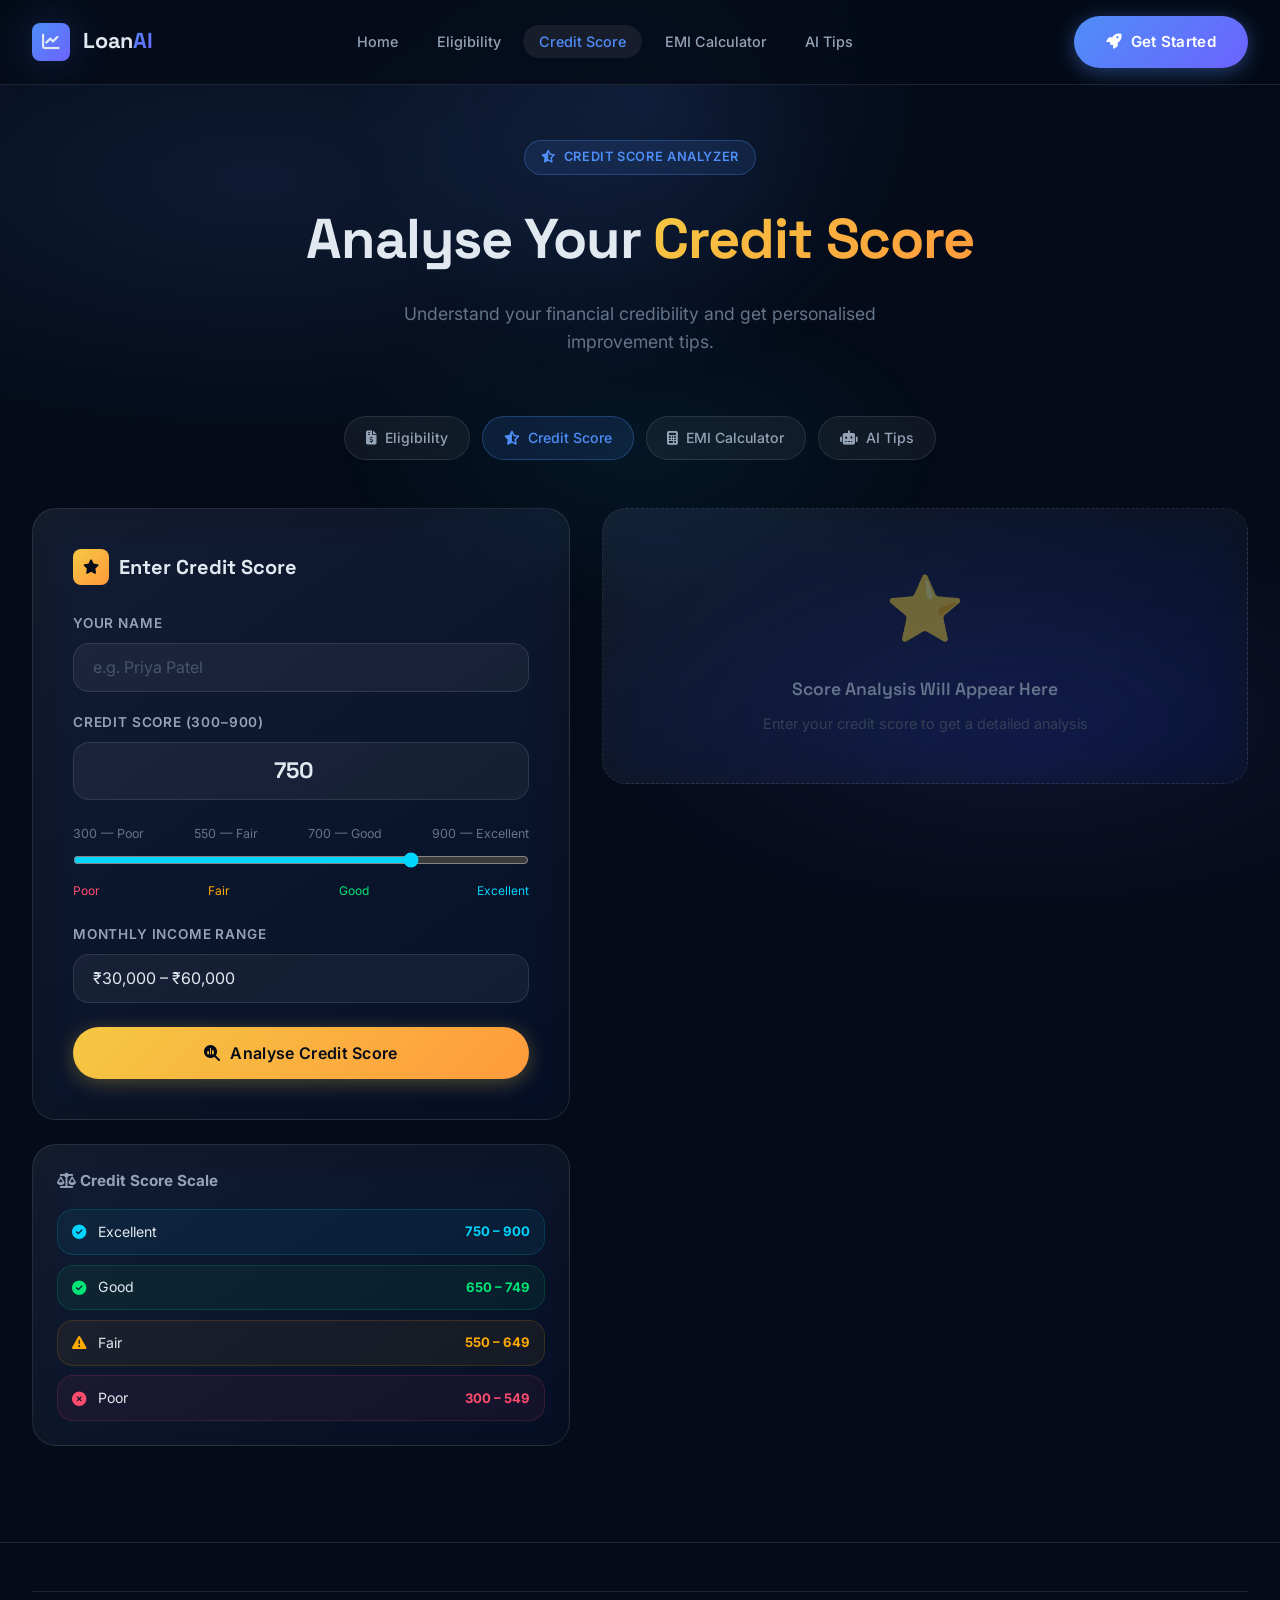
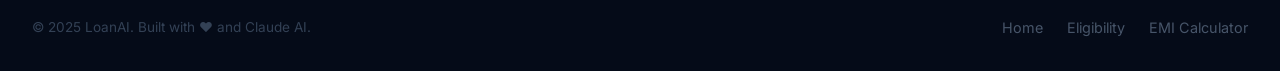
<file: credit-score.html>
<!DOCTYPE html>
<html lang="en">
<head>
  <meta charset="UTF-8" />
  <meta name="viewport" content="width=device-width, initial-scale=1.0" />
  <title>Credit Score Analyzer — LoanAI</title>
  <meta name="description" content="Analyze your credit score and get classified as Excellent, Good, or Poor with actionable financial improvement tips." />
  <link rel="stylesheet" href="css/style.css" />
  <link rel="stylesheet" href="https://cdnjs.cloudflare.com/ajax/libs/font-awesome/6.5.0/css/all.min.css" />
</head>
<body>

<!-- ── Navigation ──────────────────────────────────────────── -->
<nav class="navbar" id="navbar">
  <div class="container">
    <div class="nav-inner">
      <a class="nav-logo" href="index.html">
        <div class="nav-logo-icon"><i class="fa-solid fa-chart-line"></i></div>
        <span>Loan<span class="text-gradient">AI</span></span>
      </a>
      <ul class="nav-links">
        <li><a class="nav-link" href="index.html">Home</a></li>
        <li><a class="nav-link" href="loan-eligibility.html">Eligibility</a></li>
        <li><a class="nav-link active" href="credit-score.html">Credit Score</a></li>
        <li><a class="nav-link" href="emi-calculator.html">EMI Calculator</a></li>
        <li><a class="nav-link" href="ai-tips.html">AI Tips</a></li>
      </ul>
      <a href="loan-eligibility.html" class="btn btn-primary nav-cta">
        <i class="fa-solid fa-rocket"></i> Get Started
      </a>
      <button class="hamburger" id="hamburger" aria-label="Open menu">
        <span></span><span></span><span></span>
      </button>
    </div>
  </div>
</nav>
<div class="mobile-nav" id="mobileNav">
  <a class="nav-link" href="index.html">Home</a>
  <a class="nav-link" href="loan-eligibility.html"><i class="fa-solid fa-check-circle"></i> Loan Eligibility</a>
  <a class="nav-link active" href="credit-score.html"><i class="fa-solid fa-star-half-stroke"></i> Credit Score</a>
  <a class="nav-link" href="emi-calculator.html"><i class="fa-solid fa-calculator"></i> EMI Calculator</a>
  <a class="nav-link" href="ai-tips.html"><i class="fa-solid fa-robot"></i> AI Financial Tips</a>
</div>

<!-- ── Page Header ──────────────────────────────────────────── -->
<div class="page-header">
  <div class="container">
    <div class="hero-badge" style="margin:0 auto 1.2rem"><i class="fa-solid fa-star-half-stroke"></i> Credit Score Analyzer</div>
    <h1 class="page-title">Analyse Your <span class="text-gradient-gold">Credit Score</span></h1>
    <p class="page-subtitle">Understand your financial credibility and get personalised improvement tips.</p>
  </div>
</div>

<!-- ── Quick Nav ────────────────────────────────────────────── -->
<div class="container">
  <div class="quick-nav">
    <a href="loan-eligibility.html" class="quick-nav-btn" id="qnav-loan"><i class="fa-solid fa-file-invoice-dollar"></i> Eligibility</a>
    <a href="credit-score.html"     class="quick-nav-btn active" id="qnav-credit"><i class="fa-solid fa-star-half-stroke"></i> Credit Score</a>
    <a href="emi-calculator.html"   class="quick-nav-btn" id="qnav-emi"><i class="fa-solid fa-calculator"></i> EMI Calculator</a>
    <a href="ai-tips.html"          class="quick-nav-btn" id="qnav-ai"><i class="fa-solid fa-robot"></i> AI Tips</a>
  </div>
</div>

<!-- ── Main Content ─────────────────────────────────────────── -->
<section class="section" style="padding-top:0">
  <div class="container">
    <div style="display:grid;grid-template-columns:1fr 1.2fr;gap:2rem;align-items:start" id="main-grid">

      <!-- Input Column -->
      <div>
        <!-- Score Input Card -->
        <div class="glass-card form-card fade-in-up">
          <h2 style="font-family:var(--font-display);font-size:1.25rem;font-weight:700;margin-bottom:1.75rem;display:flex;align-items:center;gap:.6rem">
            <span style="width:36px;height:36px;background:var(--grad-gold);border-radius:var(--r-sm);display:flex;align-items:center;justify-content:center;font-size:.9rem;color:#050b18"><i class="fa-solid fa-star"></i></span>
            Enter Credit Score
          </h2>

          <form id="creditForm" novalidate>
            <div class="form-grid" style="grid-template-columns:1fr">
              <div class="form-group">
                <label class="form-label" for="userName">Your Name</label>
                <input type="text" class="form-input" id="userName" placeholder="e.g. Priya Patel" />
              </div>
              <div class="form-group">
                <label class="form-label" for="userScore">Credit Score (300–900)</label>
                <input type="number" class="form-input" id="userScore" placeholder="750" min="300" max="900" required
                  style="font-size:1.4rem;font-weight:700;text-align:center;font-family:var(--font-display)" />
              </div>
            </div>

            <!-- Live Range Slider -->
            <div style="margin-bottom:1.5rem">
              <div style="display:flex;justify-content:space-between;font-size:.78rem;color:#64748b;margin-bottom:.4rem">
                <span>300 — Poor</span><span>550 — Fair</span><span>700 — Good</span><span>900 — Excellent</span>
              </div>
              <input type="range" id="scoreSlider" min="300" max="900" value="750" style="width:100%;accent-color:var(--clr-primary);cursor:pointer" />
              <div style="display:flex;justify-content:space-between;margin-top:.3rem">
                <span style="font-size:.75rem;color:var(--clr-danger)">Poor</span>
                <span style="font-size:.75rem;color:var(--clr-warning)">Fair</span>
                <span style="font-size:.75rem;color:var(--clr-success)">Good</span>
                <span style="font-size:.75rem;color:var(--clr-accent)">Excellent</span>
              </div>
            </div>

            <div class="form-group" style="margin-bottom:1.5rem">
              <label class="form-label" for="incomeRange">Monthly Income Range</label>
              <select class="form-select" id="incomeRange">
                <option value="below30k">Below ₹30,000</option>
                <option value="30k-60k" selected>₹30,000 – ₹60,000</option>
                <option value="60k-1L">₹60,000 – ₹1,00,000</option>
                <option value="above1L">Above ₹1,00,000</option>
              </select>
            </div>

            <button type="submit" class="btn btn-gold" style="width:100%;justify-content:center;font-size:1rem;padding:1rem" id="analyze-btn">
              <i class="fa-solid fa-magnifying-glass-chart"></i> Analyse Credit Score
            </button>
          </form>
        </div>

        <!-- Score Scale -->
        <div class="glass-card" style="padding:1.5rem;margin-top:1.5rem">
          <h3 style="font-size:.95rem;font-weight:700;margin-bottom:1rem;color:#94a3b8"><i class="fa-solid fa-scale-balanced"></i> Credit Score Scale</h3>
          <div style="display:flex;flex-direction:column;gap:.6rem">
            <div style="display:flex;align-items:center;gap:.75rem;padding:.65rem .9rem;background:rgba(0,212,255,.06);border:1px solid rgba(0,212,255,.15);border-radius:var(--r-md)">
              <span style="color:var(--clr-accent);font-size:.9rem"><i class="fa-solid fa-circle-check"></i></span>
              <span style="font-size:.88rem;flex:1">Excellent</span>
              <span style="font-size:.82rem;font-weight:700;color:var(--clr-accent)">750 – 900</span>
            </div>
            <div style="display:flex;align-items:center;gap:.75rem;padding:.65rem .9rem;background:rgba(0,230,118,.06);border:1px solid rgba(0,230,118,.15);border-radius:var(--r-md)">
              <span style="color:var(--clr-success);font-size:.9rem"><i class="fa-solid fa-circle-check"></i></span>
              <span style="font-size:.88rem;flex:1">Good</span>
              <span style="font-size:.82rem;font-weight:700;color:var(--clr-success)">650 – 749</span>
            </div>
            <div style="display:flex;align-items:center;gap:.75rem;padding:.65rem .9rem;background:rgba(255,171,0,.06);border:1px solid rgba(255,171,0,.15);border-radius:var(--r-md)">
              <span style="color:var(--clr-warning);font-size:.9rem"><i class="fa-solid fa-triangle-exclamation"></i></span>
              <span style="font-size:.88rem;flex:1">Fair</span>
              <span style="font-size:.82rem;font-weight:700;color:var(--clr-warning)">550 – 649</span>
            </div>
            <div style="display:flex;align-items:center;gap:.75rem;padding:.65rem .9rem;background:rgba(255,77,109,.06);border:1px solid rgba(255,77,109,.15);border-radius:var(--r-md)">
              <span style="color:var(--clr-danger);font-size:.9rem"><i class="fa-solid fa-circle-xmark"></i></span>
              <span style="font-size:.88rem;flex:1">Poor</span>
              <span style="font-size:.82rem;font-weight:700;color:var(--clr-danger)">300 – 549</span>
            </div>
          </div>
        </div>
      </div>

      <!-- Result Column -->
      <div id="result-col">
        <!-- Placeholder -->
        <div class="glass-card" style="padding:3rem;text-align:center;border-style:dashed" id="cs-placeholder">
          <div style="font-size:4rem;margin-bottom:1rem;opacity:.4">⭐</div>
          <div style="font-family:var(--font-display);font-size:1.1rem;color:#64748b;font-weight:600">Score Analysis Will Appear Here</div>
          <p style="color:#334155;font-size:.9rem;margin-top:.5rem">Enter your credit score to get a detailed analysis</p>
        </div>

        <!-- Result Panel -->
        <div class="glass-card" style="display:none" id="cs-result">
          <!-- Meter -->
          <div style="padding:2rem;border-bottom:1px solid var(--clr-border)">
            <div style="display:flex;align-items:center;justify-content:space-between;margin-bottom:1.5rem">
              <div>
                <div style="font-size:.8rem;color:#64748b;text-transform:uppercase;letter-spacing:.06em;margin-bottom:.3rem">Your Score</div>
                <div class="score-value-text" id="cs-display-score" style="font-size:3.5rem">—</div>
                <div id="cs-band-label" style="font-size:.95rem;font-weight:600;margin-top:.3rem">—</div>
              </div>
              <!-- SVG Gauge -->
              <div>
                <svg viewBox="0 0 200 110" class="score-meter-svg" id="gauge-svg">
                  <defs>
                    <linearGradient id="gaugeGrad" x1="0%" y1="0%" x2="100%" y2="0%">
                      <stop offset="0%"   stop-color="#ff4d6d"/>
                      <stop offset="33%"  stop-color="#ffab00"/>
                      <stop offset="66%"  stop-color="#00e676"/>
                      <stop offset="100%" stop-color="#00d4ff"/>
                    </linearGradient>
                  </defs>
                  <!-- Background arc -->
                  <path d="M 15 100 A 85 85 0 0 1 185 100" fill="none" stroke="rgba(255,255,255,.08)" stroke-width="14" stroke-linecap="round"/>
                  <!-- Colored arc -->
                  <path d="M 15 100 A 85 85 0 0 1 185 100" fill="none" stroke="url(#gaugeGrad)" stroke-width="14" stroke-linecap="round"
                    stroke-dasharray="267" id="gauge-arc" stroke-dashoffset="267"/>
                  <!-- Needle -->
                  <line id="gauge-needle" x1="100" y1="100" x2="100" y2="22" stroke="white" stroke-width="2.5" stroke-linecap="round"
                    transform="rotate(-90 100 100)" style="transition:transform 1s ease"/>
                  <circle cx="100" cy="100" r="6" fill="white"/>
                  <!-- Labels -->
                  <text x="12" y="115" fill="#64748b" font-size="9">300</text>
                  <text x="175" y="115" fill="#64748b" font-size="9">900</text>
                </svg>
              </div>
            </div>

            <!-- Band indicator bar -->
            <div style="position:relative;height:8px;border-radius:99px;background:linear-gradient(90deg,#ff4d6d,#ffab00,#00e676,#00d4ff);margin-bottom:.5rem;overflow:hidden">
              <div id="band-marker" style="position:absolute;top:-3px;width:14px;height:14px;background:white;border-radius:50%;box-shadow:0 0 8px rgba(0,0,0,.5);transform:translateX(-50%);transition:left 1s ease;left:0%"></div>
            </div>
            <div class="score-labels-row">
              <span>Poor</span><span>Fair</span><span>Good</span><span>Excellent</span>
            </div>
          </div>

          <!-- Tags & Stats -->
          <div style="padding:1.5rem;border-bottom:1px solid var(--clr-border)">
            <div style="display:flex;gap:.5rem;flex-wrap:wrap;margin-bottom:1.25rem" id="cs-tags"></div>
            <div class="result-stats" style="grid-template-columns:1fr 1fr">
              <div class="result-stat">
                <div class="result-stat-num" id="cs-loan-eligibility" style="font-size:1rem">—</div>
                <div class="result-stat-label">Loan Eligibility</div>
              </div>
              <div class="result-stat">
                <div class="result-stat-num" id="cs-interest-rate" style="font-size:1rem">—</div>
                <div class="result-stat-label">Expected Interest Rate</div>
              </div>
            </div>
          </div>

          <!-- Tips -->
          <div style="padding:1.5rem">
            <div style="font-size:.82rem;font-weight:700;color:#94a3b8;text-transform:uppercase;letter-spacing:.06em;margin-bottom:1rem">
              <i class="fa-solid fa-lightbulb"></i> Personalised Recommendations
            </div>
            <div class="credit-tips" id="cs-tips"></div>

            <!-- AI insights -->
            <div id="cs-ai-wrap" style="margin-top:1.5rem;display:none">
              <div style="padding:1.25rem;background:rgba(245,200,66,.07);border:1px solid rgba(245,200,66,.15);border-radius:var(--r-md)">
                <div style="display:flex;align-items:center;gap:.5rem;margin-bottom:.75rem">
                  <span style="font-size:1rem">🤖</span>
                  <span style="font-size:.82rem;font-weight:700;color:var(--clr-gold)">AI Credit Coach</span>
                </div>
                <p id="cs-ai-text" style="font-size:.88rem;color:#94a3b8;line-height:1.7"></p>
              </div>
            </div>

            <!-- Actions -->
            <div style="display:flex;gap:.75rem;margin-top:1.5rem;flex-wrap:wrap">
              <a href="loan-eligibility.html" class="btn btn-primary btn-sm"><i class="fa-solid fa-file-invoice-dollar"></i> Check Loan</a>
              <a href="ai-tips.html" class="btn btn-gold btn-sm"><i class="fa-solid fa-robot"></i> AI Coach</a>
              <button class="btn btn-sm" style="background:rgba(255,255,255,.06);color:#94a3b8" onclick="resetCS()">
                <i class="fa-solid fa-rotate-left"></i> Analyse Again
              </button>
            </div>
          </div>
        </div>
      </div>
    </div>
  </div>
</section>

<!-- ── Footer ───────────────────────────────────────────────── -->
<footer class="footer">
  <div class="container">
    <div class="footer-bottom">
      <span>© 2025 LoanAI. Built with ❤️ and Claude AI.</span>
      <div style="display:flex;gap:1.5rem">
        <a href="index.html" class="footer-link">Home</a>
        <a href="loan-eligibility.html" class="footer-link">Eligibility</a>
        <a href="emi-calculator.html" class="footer-link">EMI Calculator</a>
      </div>
    </div>
  </div>
</footer>

<script>
  // Navbar
  window.addEventListener('scroll', () => document.getElementById('navbar').classList.toggle('scrolled', window.scrollY > 60));
  document.getElementById('hamburger').addEventListener('click', () => document.getElementById('mobileNav').classList.toggle('open'));

  // Responsive grid
  function adjustGrid() {
    const g = document.getElementById('main-grid');
    g.style.gridTemplateColumns = window.innerWidth < 900 ? '1fr' : '1fr 1.2fr';
  }
  adjustGrid(); window.addEventListener('resize', adjustGrid);

  // Sync slider <-> input
  const slider = document.getElementById('scoreSlider');
  const scoreInput = document.getElementById('userScore');
  slider.addEventListener('input', () => { scoreInput.value = slider.value; updateSliderColor(slider.value); });
  scoreInput.addEventListener('input', () => {
    const v = Math.min(900, Math.max(300, parseInt(scoreInput.value) || 300));
    slider.value = v; updateSliderColor(v);
  });
  function updateSliderColor(v) {
    const pct = ((v - 300) / 600) * 100;
    const color = v >= 750 ? 'var(--clr-accent)' : v >= 650 ? 'var(--clr-success)' : v >= 550 ? 'var(--clr-warning)' : 'var(--clr-danger)';
    slider.style.accentColor = color;
  }
  scoreInput.value = 750; updateSliderColor(750);

  // Form Submit
  document.getElementById('creditForm').addEventListener('submit', function(e) {
    e.preventDefault();
    analyseCreditScore();
  });

  function analyseCreditScore() {
    const btn = document.getElementById('analyze-btn');
    btn.innerHTML = '<div class="spinner"></div> Analysing...';
    btn.disabled = true;

    const score = parseInt(document.getElementById('userScore').value) || 0;
    const name  = document.getElementById('userName').value.trim() || 'User';
    const income = document.getElementById('incomeRange').value;

    if (score < 300 || score > 900) {
      alert('Please enter a valid credit score between 300 and 900.');
      btn.innerHTML = '<i class="fa-solid fa-magnifying-glass-chart"></i> Analyse Credit Score';
      btn.disabled = false;
      return;
    }

    setTimeout(() => {
      displayCreditResult(score, name, income);
      btn.innerHTML = '<i class="fa-solid fa-magnifying-glass-chart"></i> Analyse Credit Score';
      btn.disabled = false;
    }, 800);
  }

  function displayCreditResult(score, name, income) {
    document.getElementById('cs-placeholder').style.display = 'none';
    const panel = document.getElementById('cs-result');
    panel.style.display = 'block';
    panel.classList.add('show');

    // Classify
    let band, bandColor, loanEligibility, interestRate;
    if (score >= 750) {
      band = 'Excellent'; bandColor = 'var(--clr-accent)';
      loanEligibility = 'Highly Eligible'; interestRate = '7.5% – 8.5%';
    } else if (score >= 650) {
      band = 'Good'; bandColor = 'var(--clr-success)';
      loanEligibility = 'Eligible'; interestRate = '9% – 11%';
    } else if (score >= 550) {
      band = 'Fair'; bandColor = 'var(--clr-warning)';
      loanEligibility = 'Conditionally'; interestRate = '12% – 15%';
    } else {
      band = 'Poor'; bandColor = 'var(--clr-danger)';
      loanEligibility = 'Not Eligible'; interestRate = '18%+';
    }

    // Score display
    document.getElementById('cs-display-score').textContent = score;
    document.getElementById('cs-display-score').style.color = bandColor;
    document.getElementById('cs-band-label').textContent = `${band} Credit Profile`;
    document.getElementById('cs-band-label').style.color = bandColor;

    // Gauge animation
    const pct = (score - 300) / 600; // 0 to 1
    const arcLen = 267;
    const dashOffset = arcLen - arcLen * pct;
    const arc = document.getElementById('gauge-arc');
    arc.style.strokeDashoffset = dashOffset;
    arc.style.transition = 'stroke-dashoffset 1.2s ease';

    // Needle: -90deg = 300, +90deg = 900
    const needleAngle = -90 + pct * 180;
    document.getElementById('gauge-needle').setAttribute('transform', `rotate(${needleAngle} 100 100)`);

    // Band marker
    const markerPct = pct * 100;
    setTimeout(() => { document.getElementById('band-marker').style.left = markerPct + '%'; }, 100);

    // Tags
    const tagsEl = document.getElementById('cs-tags');
    tagsEl.innerHTML = `<span class="tag ${score>=750?'tag-cyan':score>=650?'tag-success':score>=550?'tag-warning':'tag-danger'}">${band}</span>`;
    tagsEl.innerHTML += `<span class="tag tag-blue">Score: ${score}</span>`;

    // Stats
    document.getElementById('cs-loan-eligibility').textContent = loanEligibility;
    document.getElementById('cs-loan-eligibility').style.color = bandColor;
    document.getElementById('cs-interest-rate').textContent = interestRate;

    // Tips
    const tipsEl = document.getElementById('cs-tips');
    tipsEl.innerHTML = '';
    const allTips = getTips(score);
    allTips.forEach(t => {
      tipsEl.innerHTML += `
        <div class="credit-tip">
          <span class="credit-tip-icon">${t.icon}</span>
          <span>${t.text}</span>
        </div>`;
    });

    // AI insight
    const aiWrap = document.getElementById('cs-ai-wrap');
    aiWrap.style.display = 'block';
    document.getElementById('cs-ai-text').textContent = getAIInsight(score, name, band, income);

    panel.scrollIntoView({ behavior: 'smooth', block: 'start' });
  }

  function getTips(score) {
    if (score >= 750) return [
      { icon: '✅', text: 'Outstanding credit profile! You qualify for the best loan rates and highest amounts.' },
      { icon: '💳', text: 'Maintain low credit utilisation (below 30%) to preserve your excellent standing.' },
      { icon: '📅', text: 'Continue timely repayments on all existing obligations.' },
      { icon: '🏦', text: 'Diversify credit types (home, personal, credit card) to further strengthen your profile.' },
      { icon: '🔍', text: 'Avoid multiple hard inquiries in a short period to protect your score.' }
    ];
    if (score >= 650) return [
      { icon: '👍', text: 'Good credit profile. You qualify for most loans with competitive interest rates.' },
      { icon: '📈', text: 'Pay down existing balances to push your score above 750 for premium rates.' },
      { icon: '🚫', text: 'Avoid missing any EMI payments — even one miss can drop your score by 50–70 points.' },
      { icon: '⏱️', text: 'Set up auto-debit for all loan EMIs to prevent accidental missed payments.' },
      { icon: '💰', text: 'Request a credit limit increase to lower your utilisation ratio without spending more.' }
    ];
    if (score >= 550) return [
      { icon: '⚠️', text: 'Fair score. You may qualify for loans but at higher interest rates.' },
      { icon: '🔄', text: 'Focus on paying off high-interest debts first — start with credit cards.' },
      { icon: '📅', text: 'Establish a 6-month streak of on-time payments to see a significant score boost.' },
      { icon: '❌', text: 'Stop applying for new credit — each hard inquiry reduces your score temporarily.' },
      { icon: '🤝', text: 'Consider a secured loan or credit card to rebuild your credit history.' }
    ];
    return [
      { icon: '🔴', text: 'Poor score. Most lenders will require a co-applicant or collateral.' },
      { icon: '📋', text: 'Get a free credit report from CIBIL/Experian and dispute any incorrect entries.' },
      { icon: '💳', text: 'Start with a secured credit card (backed by FD) to build a positive credit history.' },
      { icon: '🏠', text: 'Avoid foreclosures, settlements, and write-offs — they stay on record for 7 years.' },
      { icon: '⏳', text: 'With consistent effort, it is realistic to improve your score by 100–150 points in 12 months.' }
    ];
  }

  function getAIInsight(score, name, band, income) {
    const n = name || 'there';
    if (score >= 750) return `${n}, your ${score} credit score places you in the top tier of borrowers! Banks will proactively compete for your business. You can negotiate interest rates down by 0.5–1% by comparing lenders. This is the perfect time to consider refinancing any existing high-interest loans.`;
    if (score >= 650) return `${n}, your score of ${score} is solid but there's room to reach "Excellent" status. Reducing your credit card utilisation from current levels to under 30%, and maintaining zero missed payments for the next 6 months, could push your score above 750 — unlocking significantly better loan terms.`;
    if (score >= 550) return `${n}, your score of ${score} suggests some past credit challenges. The fastest way to recover: set up auto-pay for all bills, pay down revolving credit balances, and check your credit report for errors (which affect 30% of reports). Consistent effort for 6–9 months can realistically move you into the "Good" range.`;
    return `${n}, a score of ${score} needs focused attention. Start with a secured credit card or FD-backed card, use it only for small purchases, and pay the full balance monthly. Simultaneously, dispute any incorrect negative entries on your CIBIL report. This two-pronged strategy can yield a 100+ point improvement within 12 months.`;
  }

  function resetCS() {
    document.getElementById('creditForm').reset();
    document.getElementById('userScore').value = 750;
    slider.value = 750; updateSliderColor(750);
    document.getElementById('cs-result').style.display = 'none';
    document.getElementById('cs-placeholder').style.display = 'block';
  }
</script>
</body>
</html>
</file>
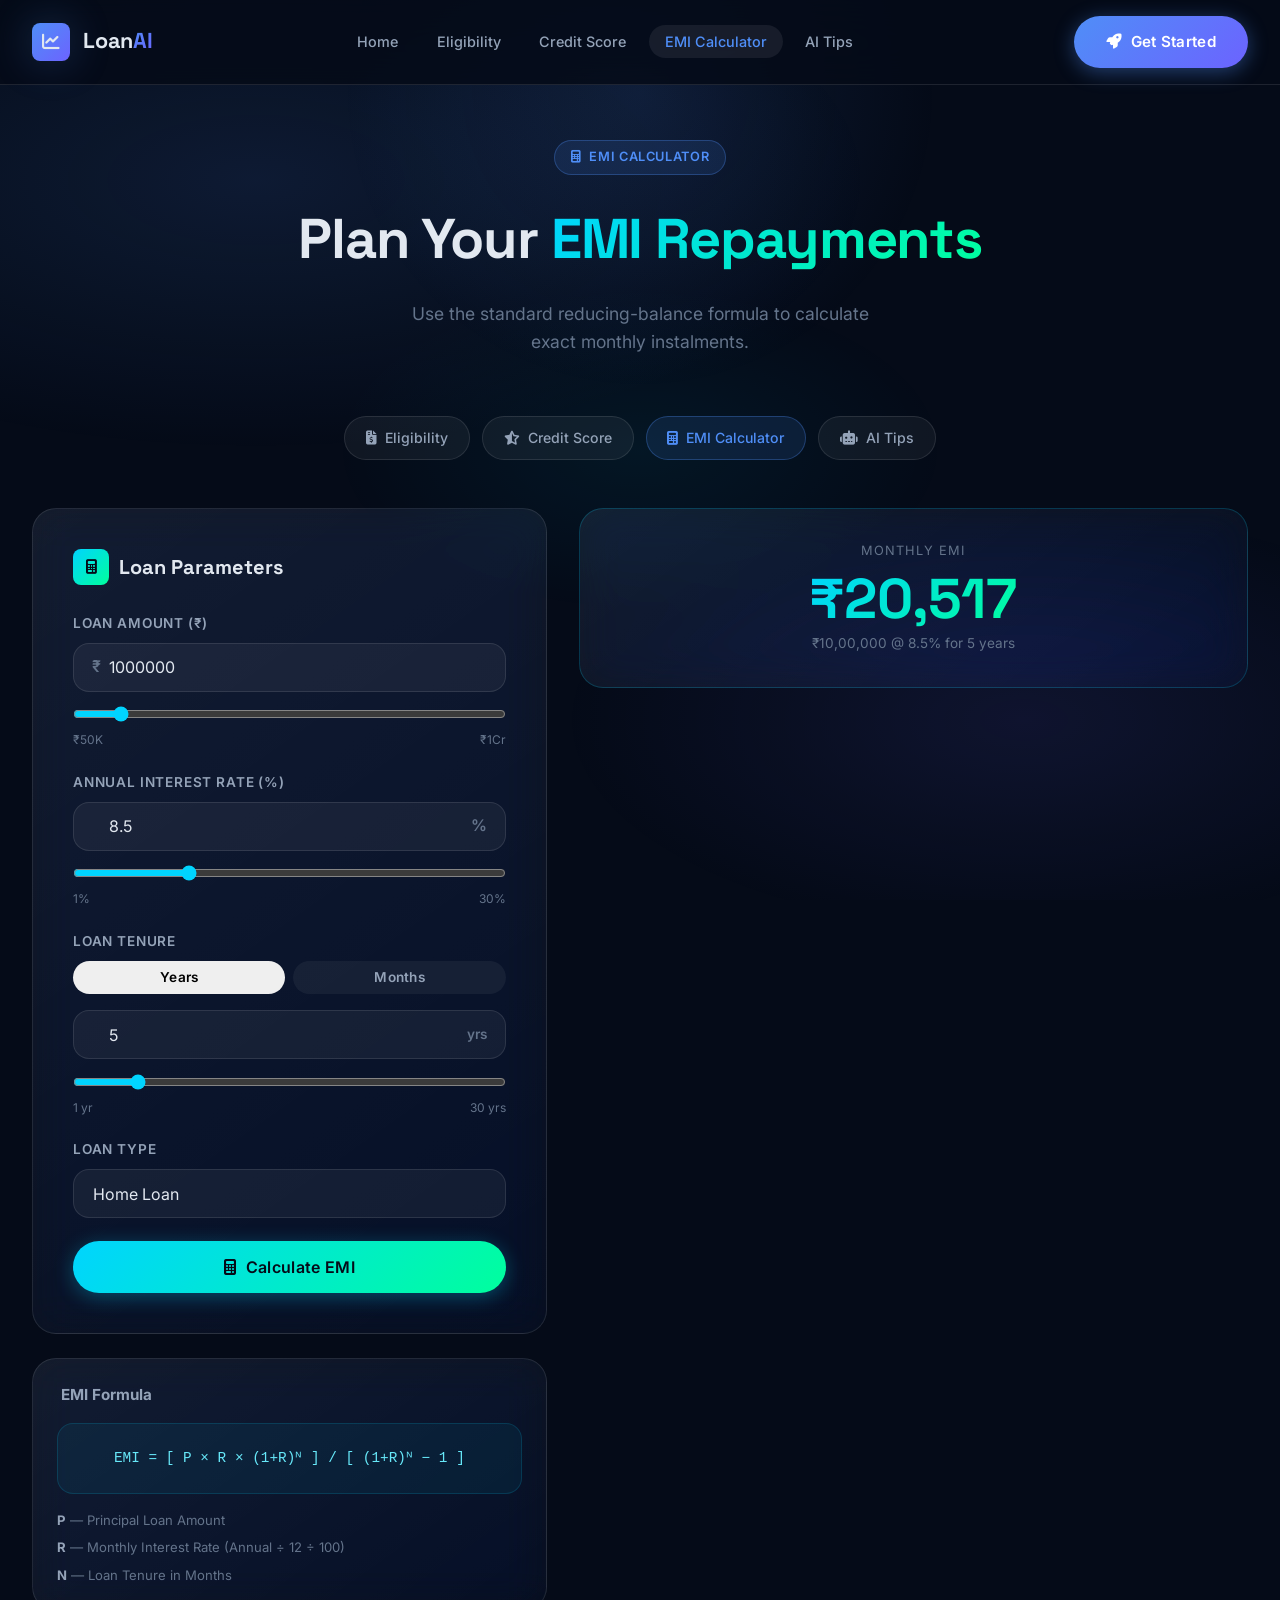
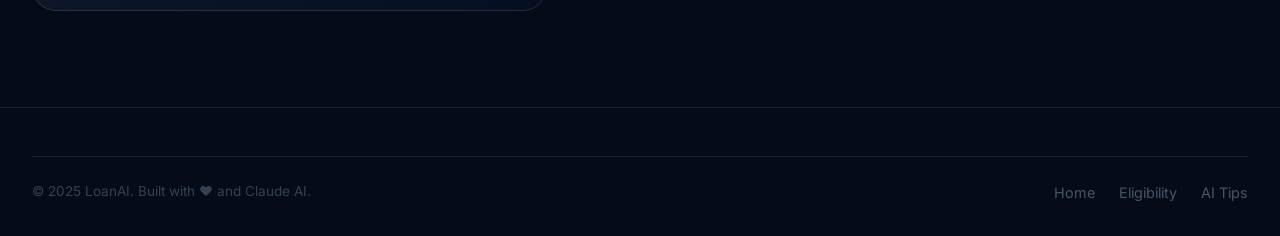
<file: emi-calculator.html>
<!DOCTYPE html>
<html lang="en">
<head>
  <meta charset="UTF-8" />
  <meta name="viewport" content="width=device-width, initial-scale=1.0" />
  <title>EMI Calculator — LoanAI</title>
  <meta name="description" content="Calculate your monthly loan EMI using the standard reducing-balance formula. Visualise principal vs interest breakdown." />
  <link rel="stylesheet" href="css/style.css" />
  <link rel="stylesheet" href="https://cdnjs.cloudflare.com/ajax/libs/font-awesome/6.5.0/css/all.min.css" />
</head>
<body>

<!-- ── Navigation ──────────────────────────────────────────── -->
<nav class="navbar" id="navbar">
  <div class="container">
    <div class="nav-inner">
      <a class="nav-logo" href="index.html">
        <div class="nav-logo-icon"><i class="fa-solid fa-chart-line"></i></div>
        <span>Loan<span class="text-gradient">AI</span></span>
      </a>
      <ul class="nav-links">
        <li><a class="nav-link" href="index.html">Home</a></li>
        <li><a class="nav-link" href="loan-eligibility.html">Eligibility</a></li>
        <li><a class="nav-link" href="credit-score.html">Credit Score</a></li>
        <li><a class="nav-link active" href="emi-calculator.html">EMI Calculator</a></li>
        <li><a class="nav-link" href="ai-tips.html">AI Tips</a></li>
      </ul>
      <a href="loan-eligibility.html" class="btn btn-primary nav-cta">
        <i class="fa-solid fa-rocket"></i> Get Started
      </a>
      <button class="hamburger" id="hamburger" aria-label="Open menu">
        <span></span><span></span><span></span>
      </button>
    </div>
  </div>
</nav>
<div class="mobile-nav" id="mobileNav">
  <a class="nav-link" href="index.html">Home</a>
  <a class="nav-link" href="loan-eligibility.html">Loan Eligibility</a>
  <a class="nav-link" href="credit-score.html">Credit Score</a>
  <a class="nav-link active" href="emi-calculator.html">EMI Calculator</a>
  <a class="nav-link" href="ai-tips.html">AI Financial Tips</a>
</div>

<!-- ── Page Header ──────────────────────────────────────────── -->
<div class="page-header">
  <div class="container">
    <div class="hero-badge" style="margin:0 auto 1.2rem"><i class="fa-solid fa-calculator"></i> EMI Calculator</div>
    <h1 class="page-title">Plan Your <span class="text-gradient-cyan">EMI Repayments</span></h1>
    <p class="page-subtitle">Use the standard reducing-balance formula to calculate exact monthly instalments.</p>
  </div>
</div>

<!-- ── Quick Nav ────────────────────────────────────────────── -->
<div class="container">
  <div class="quick-nav">
    <a href="loan-eligibility.html" class="quick-nav-btn"><i class="fa-solid fa-file-invoice-dollar"></i> Eligibility</a>
    <a href="credit-score.html"     class="quick-nav-btn"><i class="fa-solid fa-star-half-stroke"></i> Credit Score</a>
    <a href="emi-calculator.html"   class="quick-nav-btn active"><i class="fa-solid fa-calculator"></i> EMI Calculator</a>
    <a href="ai-tips.html"          class="quick-nav-btn"><i class="fa-solid fa-robot"></i> AI Tips</a>
  </div>
</div>

<!-- ── Main Content ─────────────────────────────────────────── -->
<section class="section" style="padding-top:0">
  <div class="container">
    <div style="display:grid;grid-template-columns:1fr 1.3fr;gap:2rem;align-items:start" id="main-grid">

      <!-- Form -->
      <div>
        <div class="glass-card form-card fade-in-up">
          <h2 style="font-family:var(--font-display);font-size:1.25rem;font-weight:700;margin-bottom:1.75rem;display:flex;align-items:center;gap:.6rem">
            <span style="width:36px;height:36px;background:var(--grad-accent);border-radius:var(--r-sm);display:flex;align-items:center;justify-content:center;font-size:.9rem;color:#050b18"><i class="fa-solid fa-calculator"></i></span>
            Loan Parameters
          </h2>

          <div style="display:flex;flex-direction:column;gap:1.4rem">
            <!-- Principal -->
            <div class="form-group">
              <label class="form-label" for="principal">Loan Amount (₹)</label>
              <div class="input-group">
                <span class="input-prefix">₹</span>
                <input type="number" class="form-input" id="principal" value="1000000" min="10000" max="100000000" />
              </div>
              <input type="range" id="principalSlider" min="50000" max="10000000" value="1000000" step="50000"
                style="width:100%;margin-top:.4rem;accent-color:var(--clr-accent)" />
              <div style="display:flex;justify-content:space-between;font-size:.75rem;color:#64748b">
                <span>₹50K</span><span>₹1Cr</span>
              </div>
            </div>

            <!-- Rate -->
            <div class="form-group">
              <label class="form-label" for="rate">Annual Interest Rate (%)</label>
              <div class="input-group">
                <input type="number" class="form-input" id="rate" value="8.5" min="1" max="30" step="0.1" />
                <span style="position:absolute;right:1.2rem;top:50%;transform:translateY(-50%);color:#64748b;font-weight:600">%</span>
              </div>
              <input type="range" id="rateSlider" min="1" max="30" value="8.5" step="0.1"
                style="width:100%;margin-top:.4rem;accent-color:var(--clr-accent)" />
              <div style="display:flex;justify-content:space-between;font-size:.75rem;color:#64748b">
                <span>1%</span><span>30%</span>
              </div>
            </div>

            <!-- Tenure -->
            <div class="form-group">
              <label class="form-label" for="tenure">Loan Tenure</label>
              <div style="display:flex;gap:.5rem;margin-bottom:.5rem" id="tenure-tabs">
                <button class="btn btn-sm tenure-tab active-tab" data-unit="years" style="flex:1;justify-content:center">Years</button>
                <button class="btn btn-sm tenure-tab" data-unit="months" style="flex:1;justify-content:center;background:rgba(255,255,255,.05);color:#94a3b8">Months</button>
              </div>
              <div class="input-group">
                <input type="number" class="form-input" id="tenure" value="5" min="1" />
                <span id="tenure-unit-label" style="position:absolute;right:1.2rem;top:50%;transform:translateY(-50%);color:#64748b;font-weight:600;font-size:.85rem">yrs</span>
              </div>
              <input type="range" id="tenureSlider" min="1" max="30" value="5"
                style="width:100%;margin-top:.4rem;accent-color:var(--clr-accent)" />
              <div style="display:flex;justify-content:space-between;font-size:.75rem;color:#64748b">
                <span id="tenure-slider-min">1 yr</span><span id="tenure-slider-max">30 yrs</span>
              </div>
            </div>

            <!-- Loan type -->
            <div class="form-group">
              <label class="form-label" for="emiLoanType">Loan Type</label>
              <select class="form-select" id="emiLoanType">
                <option value="home">Home Loan</option>
                <option value="personal">Personal Loan</option>
                <option value="car">Car Loan</option>
                <option value="education">Education Loan</option>
                <option value="business">Business Loan</option>
              </select>
            </div>

            <button class="btn btn-accent" style="width:100%;justify-content:center;font-size:1rem;padding:1rem" id="calc-btn" onclick="calculateEMI()">
              <i class="fa-solid fa-calculator"></i> Calculate EMI
            </button>
          </div>
        </div>

        <!-- Formula Info -->
        <div class="glass-card" style="padding:1.5rem;margin-top:1.5rem">
          <h3 style="font-size:.95rem;font-weight:700;margin-bottom:1rem;color:#94a3b8"><i class="fa-solid fa-function"></i> EMI Formula</h3>
          <div style="background:rgba(0,212,255,.06);border:1px solid rgba(0,212,255,.15);border-radius:var(--r-md);padding:1.25rem;font-family:monospace;font-size:.9rem;color:#67e8f9;text-align:center;line-height:2">
            EMI = [ P × R × (1+R)ᴺ ] / [ (1+R)ᴺ − 1 ]
          </div>
          <div style="display:flex;flex-direction:column;gap:.4rem;margin-top:1rem">
            <div style="font-size:.82rem;color:#64748b"><strong style="color:#94a3b8">P</strong> — Principal Loan Amount</div>
            <div style="font-size:.82rem;color:#64748b"><strong style="color:#94a3b8">R</strong> — Monthly Interest Rate (Annual ÷ 12 ÷ 100)</div>
            <div style="font-size:.82rem;color:#64748b"><strong style="color:#94a3b8">N</strong> — Loan Tenure in Months</div>
          </div>
        </div>
      </div>

      <!-- Results -->
      <div>
        <!-- Live Preview (always visible) -->
        <div class="glass-card" id="emi-live" style="padding:2rem;margin-bottom:1.5rem;text-align:center;border-color:rgba(0,212,255,.2)">
          <div style="font-size:.8rem;color:#64748b;text-transform:uppercase;letter-spacing:.08em;margin-bottom:.6rem">Monthly EMI</div>
          <div style="font-family:var(--font-display);font-size:3.5rem;font-weight:800;line-height:1" id="live-emi">
            <span class="text-gradient-cyan">₹0</span>
          </div>
          <div style="font-size:.85rem;color:#64748b;margin-top:.4rem" id="live-summary">Enter values above and click Calculate</div>
        </div>

        <!-- Detailed Results -->
        <div class="glass-card" style="display:none" id="emi-detail">
          <!-- Breakdown stats -->
          <div style="padding:1.75rem;border-bottom:1px solid var(--clr-border)">
            <div style="font-size:.82rem;font-weight:700;color:#94a3b8;text-transform:uppercase;letter-spacing:.06em;margin-bottom:1rem">Loan Breakdown</div>
            <div class="emi-breakdown">
              <div class="emi-stat">
                <div class="emi-stat-label">Monthly EMI</div>
                <div class="emi-stat-value text-gradient-cyan" id="d-emi">₹0</div>
              </div>
              <div class="emi-stat">
                <div class="emi-stat-label">Total Interest</div>
                <div class="emi-stat-value" id="d-interest" style="color:var(--clr-warning)">₹0</div>
              </div>
              <div class="emi-stat">
                <div class="emi-stat-label">Total Amount Payable</div>
                <div class="emi-stat-value" id="d-total">₹0</div>
              </div>
              <div class="emi-stat">
                <div class="emi-stat-label">Interest to Principal Ratio</div>
                <div class="emi-stat-value" id="d-ratio" style="color:var(--clr-primary)">0%</div>
              </div>
            </div>
          </div>

          <!-- Donut Chart -->
          <div style="padding:1.75rem;border-bottom:1px solid var(--clr-border)">
            <div style="font-size:.82rem;font-weight:700;color:#94a3b8;text-transform:uppercase;letter-spacing:.06em;margin-bottom:1rem">Payment Composition</div>
            <div class="donut-wrap">
              <svg viewBox="0 0 120 120" class="donut-svg">
                <circle cx="60" cy="60" r="48" fill="none" stroke="rgba(255,255,255,.06)" stroke-width="18"/>
                <!-- Principal arc -->
                <circle cx="60" cy="60" r="48" fill="none" stroke="url(#donutGrad1)" stroke-width="18"
                  stroke-dasharray="301.6" id="donut-principal" stroke-dashoffset="301.6"
                  stroke-linecap="round" transform="rotate(-90 60 60)" style="transition:stroke-dashoffset 1.2s ease"/>
                <!-- Interest arc -->
                <circle cx="60" cy="60" r="48" fill="none" stroke="url(#donutGrad2)" stroke-width="18"
                  stroke-dasharray="301.6" id="donut-interest" stroke-dashoffset="301.6"
                  stroke-linecap="round" transform="rotate(-90 60 60)" style="transition:stroke-dashoffset 1.2s ease;transition-delay:.2s"/>
                <defs>
                  <linearGradient id="donutGrad1" x1="0%" y1="0%" x2="100%" y2="100%">
                    <stop offset="0%" stop-color="#00d4ff"/><stop offset="100%" stop-color="#00ff9d"/>
                  </linearGradient>
                  <linearGradient id="donutGrad2" x1="0%" y1="0%" x2="100%" y2="100%">
                    <stop offset="0%" stop-color="#f5c842"/><stop offset="100%" stop-color="#ff9a3c"/>
                  </linearGradient>
                </defs>
                <text x="60" y="56" text-anchor="middle" fill="#e2e8f0" font-size="9" font-family="Inter">Principal</text>
                <text x="60" y="68" text-anchor="middle" fill="#e2e8f0" font-size="11" font-weight="bold" font-family="Space Grotesk" id="donut-center-pct">0%</text>
              </svg>
              <div class="donut-legend">
                <div class="legend-item">
                  <div class="legend-dot" style="background:var(--clr-accent)"></div>
                  <span>Principal: <strong id="leg-principal">₹0</strong></span>
                </div>
                <div class="legend-item">
                  <div class="legend-dot" style="background:var(--clr-gold)"></div>
                  <span>Interest: <strong id="leg-interest">₹0</strong></span>
                </div>
                <div class="legend-item">
                  <div class="legend-dot" style="background:rgba(255,255,255,.3)"></div>
                  <span>Total: <strong id="leg-total">₹0</strong></span>
                </div>
              </div>
            </div>
          </div>

          <!-- Amortisation preview -->
          <div style="padding:1.75rem;border-bottom:1px solid var(--clr-border)">
            <div style="font-size:.82rem;font-weight:700;color:#94a3b8;text-transform:uppercase;letter-spacing:.06em;margin-bottom:1rem">Yearly Amortisation</div>
            <div id="amort-table" style="max-height:240px;overflow-y:auto">
              <table style="width:100%;border-collapse:collapse;font-size:.82rem">
                <thead>
                  <tr style="color:#64748b;border-bottom:1px solid var(--clr-border)">
                    <th style="padding:.5rem;text-align:left">Year</th>
                    <th style="padding:.5rem;text-align:right">Principal</th>
                    <th style="padding:.5rem;text-align:right">Interest</th>
                    <th style="padding:.5rem;text-align:right">Balance</th>
                  </tr>
                </thead>
                <tbody id="amort-body"></tbody>
              </table>
            </div>
          </div>

          <!-- Actions -->
          <div style="padding:1.5rem;display:flex;gap:.75rem;flex-wrap:wrap">
            <a href="loan-eligibility.html" class="btn btn-primary btn-sm"><i class="fa-solid fa-check"></i> Check Eligibility</a>
            <a href="ai-tips.html" class="btn btn-outline btn-sm"><i class="fa-solid fa-robot"></i> AI Advice</a>
            <button class="btn btn-sm" style="background:rgba(255,255,255,.06);color:#94a3b8" onclick="resetEMI()">
              <i class="fa-solid fa-rotate-left"></i> Reset
            </button>
          </div>
        </div>

        <!-- Prepayment tip -->
        <div class="glass-card" style="padding:1.5rem;margin-top:1.5rem;display:none" id="prepay-tip">
          <div style="font-size:.82rem;font-weight:700;color:var(--clr-gold);margin-bottom:.75rem"><i class="fa-solid fa-lightbulb"></i> Prepayment Savings Tip</div>
          <p id="prepay-text" style="font-size:.88rem;color:#94a3b8;line-height:1.7"></p>
        </div>
      </div>
    </div>
  </div>
</section>

<!-- ── Footer ───────────────────────────────────────────────── -->
<footer class="footer">
  <div class="container">
    <div class="footer-bottom">
      <span>© 2025 LoanAI. Built with ❤️ and Claude AI.</span>
      <div style="display:flex;gap:1.5rem">
        <a href="index.html" class="footer-link">Home</a>
        <a href="loan-eligibility.html" class="footer-link">Eligibility</a>
        <a href="ai-tips.html" class="footer-link">AI Tips</a>
      </div>
    </div>
  </div>
</footer>

<script>
  // Navbar
  window.addEventListener('scroll', () => document.getElementById('navbar').classList.toggle('scrolled', window.scrollY > 60));
  document.getElementById('hamburger').addEventListener('click', () => document.getElementById('mobileNav').classList.toggle('open'));

  // Responsive grid
  function adjustGrid() {
    document.getElementById('main-grid').style.gridTemplateColumns = window.innerWidth < 900 ? '1fr' : '1fr 1.3fr';
  }
  adjustGrid(); window.addEventListener('resize', adjustGrid);

  // ── Tenure unit toggle
  let tenureUnit = 'years';
  document.querySelectorAll('.tenure-tab').forEach(btn => {
    btn.addEventListener('click', () => {
      tenureUnit = btn.dataset.unit;
      document.querySelectorAll('.tenure-tab').forEach(b => {
        b.classList.remove('active-tab');
        b.style.background = 'rgba(255,255,255,.05)';
        b.style.color = '#94a3b8';
      });
      btn.classList.add('active-tab');
      btn.style.background = '';
      btn.style.color = '';
      document.getElementById('tenure-unit-label').textContent = tenureUnit === 'years' ? 'yrs' : 'mo';
      const slider = document.getElementById('tenureSlider');
      if (tenureUnit === 'years') {
        slider.max = 30; slider.value = Math.min(30, parseInt(document.getElementById('tenure').value) || 5);
        document.getElementById('tenure-slider-min').textContent = '1 yr';
        document.getElementById('tenure-slider-max').textContent = '30 yrs';
      } else {
        slider.max = 360; slider.value = Math.min(360, parseInt(document.getElementById('tenure').value) || 60);
        document.getElementById('tenure-slider-min').textContent = '1 mo';
        document.getElementById('tenure-slider-max').textContent = '360 mo';
      }
      liveCalc();
    });
  });

  // ── Sync sliders ↔ inputs
  function syncSlider(sliderId, inputId, transform) {
    const slider = document.getElementById(sliderId);
    const input  = document.getElementById(inputId);
    slider.addEventListener('input', () => { input.value = transform ? transform(slider.value) : slider.value; liveCalc(); });
    input.addEventListener('input', () => { slider.value = input.value; liveCalc(); });
  }
  syncSlider('principalSlider', 'principal');
  syncSlider('rateSlider', 'rate');
  syncSlider('tenureSlider', 'tenure');
  document.getElementById('emiLoanType').addEventListener('change', liveCalc);

  // ── Calculate EMI
  function getEMIParams() {
    const P = parseFloat(document.getElementById('principal').value) || 0;
    const annualRate = parseFloat(document.getElementById('rate').value) || 0;
    const tenureVal  = parseInt(document.getElementById('tenure').value) || 1;
    const N = tenureUnit === 'years' ? tenureVal * 12 : tenureVal;
    const R = annualRate / 12 / 100;
    return { P, R, N, annualRate, tenureVal };
  }

  function calcEMI(P, R, N) {
    if (R === 0) return P / N;
    return (P * R * Math.pow(1 + R, N)) / (Math.pow(1 + R, N) - 1);
  }

  function liveCalc() {
    const { P, R, N } = getEMIParams();
    if (P <= 0 || N <= 0) return;
    const emi = calcEMI(P, R, N);
    const liveEl = document.getElementById('live-emi');
    liveEl.innerHTML = `<span class="text-gradient-cyan">₹${Math.round(emi).toLocaleString('en-IN')}</span>`;
    document.getElementById('live-summary').textContent =
      `₹${P.toLocaleString('en-IN')} @ ${document.getElementById('rate').value}% for ${document.getElementById('tenure').value} ${tenureUnit}`;
  }

  // Auto-calc on input changes
  ['principal','rate','tenure'].forEach(id => document.getElementById(id).addEventListener('input', liveCalc));
  liveCalc();

  function calculateEMI() {
    const btn = document.getElementById('calc-btn');
    btn.innerHTML = '<div class="spinner"></div> Calculating...';
    btn.disabled = true;

    const { P, R, N, annualRate, tenureVal } = getEMIParams();
    if (P <= 0) { alert('Please enter a valid loan amount.'); resetBtn(); return; }
    if (N <= 0) { alert('Please enter a valid tenure.'); resetBtn(); return; }

    const emi        = calcEMI(P, R, N);
    const totalPay   = emi * N;
    const totalInt   = totalPay - P;
    const intRatio   = Math.round((totalInt / totalPay) * 100);
    const prinRatio  = 100 - intRatio;

    setTimeout(() => {
      // Live EMI update
      document.getElementById('live-emi').innerHTML = `<span class="text-gradient-cyan">₹${Math.round(emi).toLocaleString('en-IN')}</span>`;
      document.getElementById('live-summary').textContent = `per month for ${N} months`;

      // Show detail panel
      document.getElementById('emi-detail').style.display = 'block';

      // Stats
      document.getElementById('d-emi').textContent      = `₹${Math.round(emi).toLocaleString('en-IN')}`;
      document.getElementById('d-interest').textContent = `₹${Math.round(totalInt).toLocaleString('en-IN')}`;
      document.getElementById('d-total').textContent    = `₹${Math.round(totalPay).toLocaleString('en-IN')}`;
      document.getElementById('d-ratio').textContent    = `${intRatio}% Interest`;

      // Donut
      const circum = 301.6;
      const prinOffset = circum - circum * (prinRatio / 100);
      const intOffset  = circum - circum * (intRatio  / 100);
      document.getElementById('donut-principal').style.strokeDashoffset = prinOffset;
      document.getElementById('donut-interest' ).style.strokeDashoffset = intOffset;
      document.getElementById('donut-interest' ).style.strokeDashoffset =
        prinOffset - circum * (intRatio / 100);
      // Simpler approach — show principal arc, rest is interest
      const pArc = circum * (prinRatio / 100);
      document.getElementById('donut-principal').style.strokeDashoffset = circum - pArc;
      document.getElementById('donut-center-pct').textContent = `${prinRatio}%`;

      document.getElementById('leg-principal').textContent = `₹${Math.round(P).toLocaleString('en-IN')}`;
      document.getElementById('leg-interest').textContent  = `₹${Math.round(totalInt).toLocaleString('en-IN')}`;
      document.getElementById('leg-total').textContent     = `₹${Math.round(totalPay).toLocaleString('en-IN')}`;

      // Amortisation
      buildAmortisation(P, R, N, emi);

      // Prepayment tip
      buildPrepayTip(P, emi, annualRate, N, tenureVal);

      document.getElementById('emi-detail').scrollIntoView({ behavior: 'smooth', block: 'start' });
      resetBtn();
    }, 700);
  }

  function buildAmortisation(P, R, N, emi) {
    const body = document.getElementById('amort-body');
    body.innerHTML = '';
    let balance = P;
    const years = Math.ceil(N / 12);

    for (let y = 1; y <= years; y++) {
      const monthsThisYear = Math.min(12, N - (y - 1) * 12);
      let yearPrin = 0, yearInt = 0;
      for (let m = 0; m < monthsThisYear; m++) {
        const intPay  = balance * R;
        const prinPay = Math.min(emi - intPay, balance);
        yearInt  += intPay;
        yearPrin += prinPay;
        balance  -= prinPay;
        if (balance < 0) balance = 0;
      }
      const tr = document.createElement('tr');
      tr.style.cssText = 'border-bottom:1px solid rgba(255,255,255,.04);transition:background .2s';
      tr.innerHTML = `
        <td style="padding:.5rem;color:#94a3b8">Year ${y}</td>
        <td style="padding:.5rem;text-align:right;color:var(--clr-accent)">₹${Math.round(yearPrin).toLocaleString('en-IN')}</td>
        <td style="padding:.5rem;text-align:right;color:var(--clr-warning)">₹${Math.round(yearInt).toLocaleString('en-IN')}</td>
        <td style="padding:.5rem;text-align:right;color:#64748b">₹${Math.round(Math.max(0,balance)).toLocaleString('en-IN')}</td>
      `;
      tr.addEventListener('mouseenter', () => tr.style.background = 'rgba(255,255,255,.03)');
      tr.addEventListener('mouseleave', () => tr.style.background = '');
      body.appendChild(tr);
    }
  }

  function buildPrepayTip(P, emi, annualRate, N, tenureVal) {
    const tip = document.getElementById('prepay-tip');
    const text = document.getElementById('prepay-text');
    const extraPct = 10;
    const extraMonthly = emi * (extraPct / 100);
    const newEmi = emi + extraMonthly;
    const R = annualRate / 12 / 100;
    // Find months to pay off with higher EMI
    const newN = Math.ceil(Math.log(newEmi / (newEmi - P * R)) / Math.log(1 + R));
    const monthsSaved = N - newN;
    const interestSaved = Math.round((emi * N) - (newEmi * newN));
    tip.style.display = 'block';
    text.textContent = `💡 By paying just ${extraPct}% extra (₹${Math.round(extraMonthly).toLocaleString('en-IN')}/month more), you could close your loan ${monthsSaved} months early and save approximately ₹${interestSaved.toLocaleString('en-IN')} in total interest!`;
  }

  function resetEMI() {
    document.getElementById('emi-detail').style.display = 'none';
    document.getElementById('prepay-tip').style.display = 'none';
    liveCalc();
  }
  function resetBtn() {
    const btn = document.getElementById('calc-btn');
    btn.innerHTML = '<i class="fa-solid fa-calculator"></i> Calculate EMI';
    btn.disabled = false;
  }
</script>
</body>
</html>
</file>
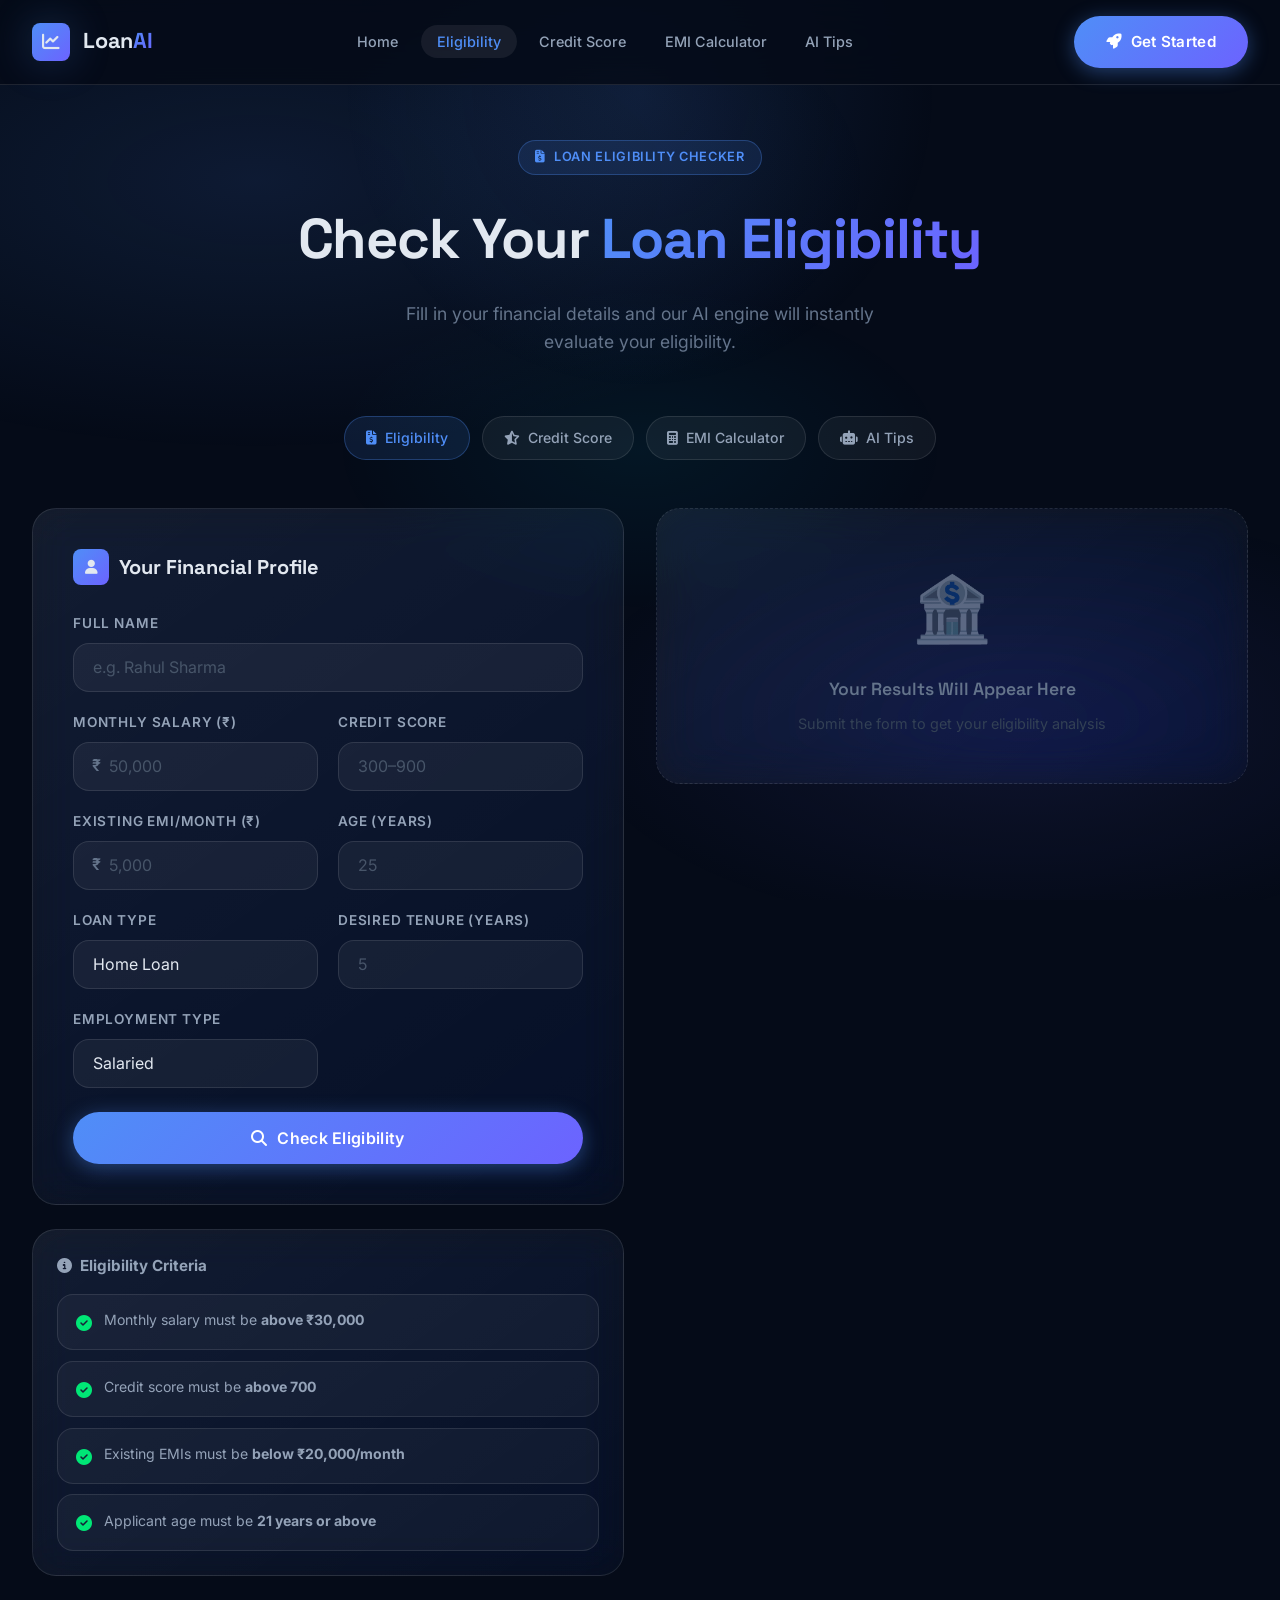
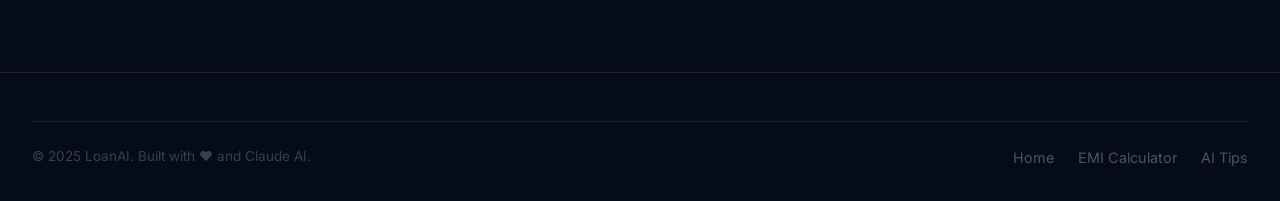
<file: loan-eligibility.html>
<!DOCTYPE html>
<html lang="en">
<head>
  <meta charset="UTF-8" />
  <meta name="viewport" content="width=device-width, initial-scale=1.0" />
  <title>Loan Eligibility Checker — LoanAI</title>
  <meta name="description" content="Check your loan eligibility instantly using AI-powered rule-based validation. Get your eligible loan amount in seconds." />
  <link rel="stylesheet" href="css/style.css" />
  <link rel="stylesheet" href="https://cdnjs.cloudflare.com/ajax/libs/font-awesome/6.5.0/css/all.min.css" />
</head>
<body>

<!-- ── Navigation ──────────────────────────────────────────── -->
<nav class="navbar" id="navbar">
  <div class="container">
    <div class="nav-inner">
      <a class="nav-logo" href="index.html">
        <div class="nav-logo-icon"><i class="fa-solid fa-chart-line"></i></div>
        <span>Loan<span class="text-gradient">AI</span></span>
      </a>
      <ul class="nav-links">
        <li><a class="nav-link" href="index.html">Home</a></li>
        <li><a class="nav-link active" href="loan-eligibility.html">Eligibility</a></li>
        <li><a class="nav-link" href="credit-score.html">Credit Score</a></li>
        <li><a class="nav-link" href="emi-calculator.html">EMI Calculator</a></li>
        <li><a class="nav-link" href="ai-tips.html">AI Tips</a></li>
      </ul>
      <a href="loan-eligibility.html" class="btn btn-primary nav-cta">
        <i class="fa-solid fa-rocket"></i> Get Started
      </a>
      <button class="hamburger" id="hamburger" aria-label="Open menu">
        <span></span><span></span><span></span>
      </button>
    </div>
  </div>
</nav>
<div class="mobile-nav" id="mobileNav">
  <a class="nav-link" href="index.html">Home</a>
  <a class="nav-link active" href="loan-eligibility.html"><i class="fa-solid fa-check-circle"></i> Loan Eligibility</a>
  <a class="nav-link" href="credit-score.html"><i class="fa-solid fa-star-half-stroke"></i> Credit Score</a>
  <a class="nav-link" href="emi-calculator.html"><i class="fa-solid fa-calculator"></i> EMI Calculator</a>
  <a class="nav-link" href="ai-tips.html"><i class="fa-solid fa-robot"></i> AI Financial Tips</a>
</div>

<!-- ── Page Header ──────────────────────────────────────────── -->
<div class="page-header">
  <div class="container">
    <div class="hero-badge" style="margin:0 auto 1.2rem"><i class="fa-solid fa-file-invoice-dollar"></i> Loan Eligibility Checker</div>
    <h1 class="page-title">Check Your <span class="text-gradient">Loan Eligibility</span></h1>
    <p class="page-subtitle">Fill in your financial details and our AI engine will instantly evaluate your eligibility.</p>
  </div>
</div>

<!-- ── Quick Nav ────────────────────────────────────────────── -->
<div class="container">
  <div class="quick-nav">
    <a href="loan-eligibility.html" class="quick-nav-btn active" id="qnav-loan"><i class="fa-solid fa-file-invoice-dollar"></i> Eligibility</a>
    <a href="credit-score.html"     class="quick-nav-btn" id="qnav-credit"><i class="fa-solid fa-star-half-stroke"></i> Credit Score</a>
    <a href="emi-calculator.html"   class="quick-nav-btn" id="qnav-emi"><i class="fa-solid fa-calculator"></i> EMI Calculator</a>
    <a href="ai-tips.html"          class="quick-nav-btn" id="qnav-ai"><i class="fa-solid fa-robot"></i> AI Tips</a>
  </div>
</div>

<!-- ── Main Content ─────────────────────────────────────────── -->
<section class="section" style="padding-top:0">
  <div class="container">
    <div style="display:grid;grid-template-columns:1fr 1fr;gap:2rem;align-items:start" id="main-grid">

      <!-- Form -->
      <div>
        <div class="glass-card form-card fade-in-up" id="eligibility-form-card">
          <h2 style="font-family:var(--font-display);font-size:1.25rem;font-weight:700;margin-bottom:1.75rem;display:flex;align-items:center;gap:.6rem">
            <span style="width:36px;height:36px;background:var(--grad-primary);border-radius:var(--r-sm);display:flex;align-items:center;justify-content:center;font-size:.9rem"><i class="fa-solid fa-user"></i></span>
            Your Financial Profile
          </h2>

          <div id="form-alert" class="alert alert-info" style="display:none">
            <i class="fa-solid fa-circle-info"></i>
            <span id="form-alert-text"></span>
          </div>

          <form id="eligibilityForm" novalidate>
            <div class="form-grid">
              <div class="form-group full">
                <label class="form-label" for="applicantName">Full Name</label>
                <input type="text" class="form-input" id="applicantName" placeholder="e.g. Rahul Sharma" required />
              </div>
              <div class="form-group">
                <label class="form-label" for="monthlySalary">Monthly Salary (₹)</label>
                <div class="input-group">
                  <span class="input-prefix">₹</span>
                  <input type="number" class="form-input" id="monthlySalary" placeholder="50,000" min="0" required />
                </div>
              </div>
              <div class="form-group">
                <label class="form-label" for="creditScore">Credit Score</label>
                <input type="number" class="form-input" id="creditScore" placeholder="300–900" min="300" max="900" required />
              </div>
              <div class="form-group">
                <label class="form-label" for="existingEMI">Existing EMI/Month (₹)</label>
                <div class="input-group">
                  <span class="input-prefix">₹</span>
                  <input type="number" class="form-input" id="existingEMI" placeholder="5,000" min="0" required />
                </div>
              </div>
              <div class="form-group">
                <label class="form-label" for="applicantAge">Age (Years)</label>
                <input type="number" class="form-input" id="applicantAge" placeholder="25" min="18" max="70" required />
              </div>
              <div class="form-group">
                <label class="form-label" for="loanType">Loan Type</label>
                <select class="form-select" id="loanType">
                  <option value="home">Home Loan</option>
                  <option value="personal">Personal Loan</option>
                  <option value="car">Car Loan</option>
                  <option value="education">Education Loan</option>
                  <option value="business">Business Loan</option>
                </select>
              </div>
              <div class="form-group">
                <label class="form-label" for="desiredTenure">Desired Tenure (Years)</label>
                <input type="number" class="form-input" id="desiredTenure" placeholder="5" min="1" max="30" />
              </div>
              <div class="form-group">
                <label class="form-label" for="employmentType">Employment Type</label>
                <select class="form-select" id="employmentType">
                  <option value="salaried">Salaried</option>
                  <option value="self-employed">Self-Employed</option>
                  <option value="business">Business Owner</option>
                </select>
              </div>
            </div>

            <button type="submit" class="btn btn-primary" style="width:100%;justify-content:center;font-size:1rem;padding:1rem" id="check-btn">
              <i class="fa-solid fa-magnifying-glass"></i> Check Eligibility
            </button>
          </form>
        </div>

        <!-- Eligibility Rules Info -->
        <div class="glass-card" style="padding:1.5rem;margin-top:1.5rem" id="rules-card">
          <h3 style="font-size:.95rem;font-weight:700;margin-bottom:1rem;display:flex;align-items:center;gap:.5rem;color:#94a3b8">
            <i class="fa-solid fa-circle-info"></i> Eligibility Criteria
          </h3>
          <div style="display:flex;flex-direction:column;gap:.65rem">
            <div class="credit-tip">
              <span class="credit-tip-icon" style="color:var(--clr-success)"><i class="fa-solid fa-circle-check"></i></span>
              <span>Monthly salary must be <strong>above ₹30,000</strong></span>
            </div>
            <div class="credit-tip">
              <span class="credit-tip-icon" style="color:var(--clr-success)"><i class="fa-solid fa-circle-check"></i></span>
              <span>Credit score must be <strong>above 700</strong></span>
            </div>
            <div class="credit-tip">
              <span class="credit-tip-icon" style="color:var(--clr-success)"><i class="fa-solid fa-circle-check"></i></span>
              <span>Existing EMIs must be <strong>below ₹20,000/month</strong></span>
            </div>
            <div class="credit-tip">
              <span class="credit-tip-icon" style="color:var(--clr-success)"><i class="fa-solid fa-circle-check"></i></span>
              <span>Applicant age must be <strong>21 years or above</strong></span>
            </div>
          </div>
        </div>
      </div>

      <!-- Results -->
      <div id="result-col">
        <!-- Placeholder -->
        <div class="glass-card" style="padding:3rem;text-align:center;border-style:dashed" id="placeholder-card">
          <div style="font-size:4rem;margin-bottom:1rem;opacity:.4">🏦</div>
          <div style="font-family:var(--font-display);font-size:1.1rem;color:#64748b;font-weight:600">Your Results Will Appear Here</div>
          <p style="color:#334155;font-size:.9rem;margin-top:.5rem">Submit the form to get your eligibility analysis</p>
        </div>

        <!-- Result Panel -->
        <div class="glass-card result-panel" id="resultPanel" style="display:none">
          <div class="result-header" id="result-header">
            <div class="result-icon" id="result-icon"><i class="fa-solid fa-circle-check"></i></div>
            <div>
              <div class="result-title-text" id="result-title">Loan Eligible!</div>
              <div class="result-subtitle" id="result-subtitle">Your financial profile meets all eligibility criteria</div>
            </div>
          </div>
          <div class="result-body">
            <!-- Tags row -->
            <div style="display:flex;gap:.5rem;flex-wrap:wrap;margin-bottom:1.5rem" id="result-tags"></div>

            <!-- Stats -->
            <div class="result-stats" id="result-stats">
              <div class="result-stat">
                <div class="result-stat-num" id="stat-amount">—</div>
                <div class="result-stat-label">Eligible Amount</div>
              </div>
              <div class="result-stat">
                <div class="result-stat-num" id="stat-risk">—</div>
                <div class="result-stat-label">Risk Level</div>
              </div>
              <div class="result-stat">
                <div class="result-stat-num" id="stat-score">—</div>
                <div class="result-stat-label">Credit Band</div>
              </div>
            </div>

            <!-- Score progress -->
            <div style="margin-bottom:1.5rem" id="score-bar-wrap">
              <div style="display:flex;justify-content:space-between;margin-bottom:.5rem">
                <span style="font-size:.82rem;color:#64748b">Approval Probability</span>
                <span style="font-size:.82rem;font-weight:700" id="approval-pct">—</span>
              </div>
              <div class="progress-bar-wrap" style="height:10px">
                <div class="progress-bar-fill" id="approval-bar" style="width:0%"></div>
              </div>
            </div>

            <!-- Reasons -->
            <div id="reasons-section">
              <div style="font-size:.82rem;font-weight:700;color:#94a3b8;text-transform:uppercase;letter-spacing:.06em;margin-bottom:.75rem">Analysis Details</div>
              <div id="reasons-list" style="display:flex;flex-direction:column;gap:.5rem"></div>
            </div>

            <!-- AI Insight -->
            <div id="ai-insight" style="margin-top:1.5rem;padding:1.25rem;background:rgba(79,142,247,.07);border:1px solid rgba(79,142,247,.15);border-radius:var(--r-md);display:none">
              <div style="display:flex;align-items:center;gap:.5rem;margin-bottom:.75rem">
                <span style="font-size:1rem">🤖</span>
                <span style="font-size:.82rem;font-weight:700;color:var(--clr-primary)">AI Financial Insight</span>
              </div>
              <p id="ai-insight-text" style="font-size:.88rem;color:#94a3b8;line-height:1.7"></p>
            </div>

            <!-- Actions -->
            <div style="display:flex;gap:.75rem;margin-top:1.5rem;flex-wrap:wrap">
              <a href="emi-calculator.html" class="btn btn-primary btn-sm" id="res-emi-btn"><i class="fa-solid fa-calculator"></i> Calculate EMI</a>
              <a href="ai-tips.html" class="btn btn-outline btn-sm" id="res-ai-btn"><i class="fa-solid fa-robot"></i> Get AI Tips</a>
              <button class="btn btn-sm" style="background:rgba(255,255,255,.06);color:#94a3b8" id="res-reset-btn" onclick="resetForm()">
                <i class="fa-solid fa-rotate-left"></i> Check Again
              </button>
            </div>
          </div>
        </div>

        <!-- Saved to Sheets notification -->
        <div class="alert alert-success" style="margin-top:1rem;display:none" id="sheets-alert">
          <i class="fa-brands fa-google"></i>
          <span>Results saved to Google Sheets for your records.</span>
        </div>
      </div>
    </div>
  </div>
</section>

<!-- ── Footer ───────────────────────────────────────────────── -->
<footer class="footer">
  <div class="container">
    <div class="footer-bottom">
      <span>© 2025 LoanAI. Built with ❤️ and Claude AI.</span>
      <div style="display:flex;gap:1.5rem">
        <a href="index.html" class="footer-link">Home</a>
        <a href="emi-calculator.html" class="footer-link">EMI Calculator</a>
        <a href="ai-tips.html" class="footer-link">AI Tips</a>
      </div>
    </div>
  </div>
</footer>

<script src="js/script.js"></script>
<script>
  // ── Navbar scroll
  window.addEventListener('scroll', () => {
    document.getElementById('navbar').classList.toggle('scrolled', window.scrollY > 60);
  });
  document.getElementById('hamburger').addEventListener('click', () => {
    document.getElementById('mobileNav').classList.toggle('open');
  });

  // ── Responsive grid
  function adjustGrid() {
    const grid = document.getElementById('main-grid');
    if (window.innerWidth < 900) grid.style.gridTemplateColumns = '1fr';
    else grid.style.gridTemplateColumns = '1fr 1fr';
  }
  adjustGrid();
  window.addEventListener('resize', adjustGrid);

  // ── Form Submit
  document.getElementById('eligibilityForm').addEventListener('submit', async function(e) {
    e.preventDefault();
    checkEligibility();
  });

  async function checkEligibility() {
    const btn = document.getElementById('check-btn');
    btn.innerHTML = '<div class="spinner"></div> Analysing...';
    btn.disabled = true;

    // Gather inputs
    const name    = document.getElementById('applicantName').value.trim();
    const salary  = parseFloat(document.getElementById('monthlySalary').value) || 0;
    const score   = parseInt(document.getElementById('creditScore').value)    || 0;
    const emi     = parseFloat(document.getElementById('existingEMI').value)  || 0;
    const age     = parseInt(document.getElementById('applicantAge').value)   || 0;
    const loanType    = document.getElementById('loanType').value;
    const tenure      = parseInt(document.getElementById('desiredTenure').value) || 5;
    const employment  = document.getElementById('employmentType').value;

    // Simple client-side validation
    if (!name) { showFormAlert('Please enter your full name.'); resetBtn(); return; }
    if (salary <= 0) { showFormAlert('Please enter a valid salary.'); resetBtn(); return; }
    if (score < 300 || score > 900) { showFormAlert('Credit score must be between 300 and 900.'); resetBtn(); return; }
    if (age < 18) { showFormAlert('Applicant must be at least 18 years old.'); resetBtn(); return; }

    hideFormAlert();

    // ── Rule-based eligibility
    const rules = [
      { pass: salary > 30000,  label: 'Monthly Salary > ₹30,000',  value: `₹${salary.toLocaleString('en-IN')}` },
      { pass: score > 700,     label: 'Credit Score > 700',        value: score },
      { pass: emi < 20000,     label: 'Existing EMI < ₹20,000',   value: `₹${emi.toLocaleString('en-IN')}` },
      { pass: age >= 21,       label: 'Age ≥ 21 Years',            value: `${age} yrs` }
    ];
    const allPass = rules.every(r => r.pass);
    const passCount = rules.filter(r => r.pass).length;

    const eligibleAmount = allPass ? salary * 20 : 0;
    const riskLevel = score >= 750 ? 'Low' : score >= 650 ? 'Medium' : 'High';
    const creditBand = score >= 750 ? 'Excellent' : score >= 650 ? 'Good' : 'Poor';
    const approvalPct = Math.round((passCount / rules.length) * 100);

    // Show result
    await new Promise(r => setTimeout(r, 900)); // simulate AI processing

    displayResult({ name, salary, score, emi, age, loanType, tenure, employment,
      allPass, rules, eligibleAmount, riskLevel, creditBand, approvalPct });

    // Generate AI insight
    generateAIInsight({ name, salary, score, emi, age, allPass, eligibleAmount, riskLevel, loanType, tenure });

    // Save to Google Sheets
    saveToSheets({ name, salary, score, emi, age, loanType, allPass, eligibleAmount });

    resetBtn();
  }

  function displayResult({ name, allPass, rules, eligibleAmount, riskLevel, creditBand, approvalPct }) {
    document.getElementById('placeholder-card').style.display = 'none';
    const panel = document.getElementById('resultPanel');
    panel.style.display = 'block';
    panel.classList.add('show');

    // Header
    const icon  = document.getElementById('result-icon');
    const title = document.getElementById('result-title');
    const sub   = document.getElementById('result-subtitle');

    if (allPass) {
      icon.className  = 'result-icon approved';
      icon.innerHTML  = '<i class="fa-solid fa-circle-check"></i>';
      title.textContent = '🎉 Loan Eligible!';
      sub.textContent   = 'Congratulations! Your profile meets all eligibility criteria.';
      panel.style.borderColor = 'rgba(0,230,118,.25)';
    } else {
      icon.className  = 'result-icon rejected';
      icon.innerHTML  = '<i class="fa-solid fa-circle-xmark"></i>';
      title.textContent = '❌ Not Eligible';
      sub.textContent   = 'Your profile did not meet one or more eligibility criteria.';
      panel.style.borderColor = 'rgba(255,77,109,.25)';
    }

    // Tags
    const tagsEl = document.getElementById('result-tags');
    tagsEl.innerHTML = '';
    tagsEl.innerHTML += allPass
      ? '<span class="tag tag-success"><i class="fa-solid fa-circle-check"></i> Approved</span>'
      : '<span class="tag tag-danger"><i class="fa-solid fa-circle-xmark"></i> Rejected</span>';
    const riskTagClass = riskLevel === 'Low' ? 'tag-success' : riskLevel === 'Medium' ? 'tag-warning' : 'tag-danger';
    tagsEl.innerHTML += `<span class="tag ${riskTagClass}">${riskLevel} Risk</span>`;
    tagsEl.innerHTML += `<span class="tag tag-blue">${creditBand} Credit</span>`;

    // Stats
    document.getElementById('stat-amount').textContent = allPass ? `₹${eligibleAmount.toLocaleString('en-IN')}` : '₹0';
    document.getElementById('stat-amount').style.color = allPass ? 'var(--clr-success)' : 'var(--clr-danger)';
    document.getElementById('stat-risk').textContent   = riskLevel;
    document.getElementById('stat-risk').style.color   = riskLevel === 'Low' ? 'var(--clr-success)' : riskLevel === 'Medium' ? 'var(--clr-warning)' : 'var(--clr-danger)';
    document.getElementById('stat-score').textContent  = creditBand;

    // Approval bar
    document.getElementById('approval-pct').textContent = approvalPct + '%';
    document.getElementById('approval-pct').style.color = allPass ? 'var(--clr-success)' : 'var(--clr-danger)';
    const barFill = document.getElementById('approval-bar');
    barFill.style.width = '0%';
    barFill.style.background = allPass ? 'var(--grad-accent)' : 'var(--grad-danger)';
    setTimeout(() => { barFill.style.width = approvalPct + '%'; barFill.style.transition = 'width 1s ease'; }, 100);

    // Rules list
    const reasonsList = document.getElementById('reasons-list');
    reasonsList.innerHTML = '';
    rules.forEach(r => {
      reasonsList.innerHTML += `
        <div class="credit-tip">
          <span class="credit-tip-icon" style="color:${r.pass ? 'var(--clr-success)' : 'var(--clr-danger)'}">
            <i class="fa-solid ${r.pass ? 'fa-circle-check' : 'fa-circle-xmark'}"></i>
          </span>
          <span style="flex:1">${r.label}</span>
          <span style="font-weight:600;color:#94a3b8;font-size:.82rem">${r.value}</span>
        </div>`;
    });

    // Scroll result into view
    setTimeout(() => document.getElementById('resultPanel').scrollIntoView({ behavior: 'smooth', block: 'start' }), 100);
  }

  async function generateAIInsight({ name, salary, score, emi, age, allPass, eligibleAmount, riskLevel, loanType, tenure }) {
    const insightEl = document.getElementById('ai-insight');
    const insightText = document.getElementById('ai-insight-text');
    insightEl.style.display = 'block';
    insightText.textContent = 'AI is generating personalised insights...';

    const CLAUDE_API_KEY = window.CLAUDE_API_KEY || '';

    if (CLAUDE_API_KEY) {
      try {
        const prompt = `You are a financial advisor. Analyse this loan application in 2-3 concise sentences:
Name: ${name}, Salary: ₹${salary}/month, Credit Score: ${score}, Existing EMI: ₹${emi}/month, Age: ${age}, 
Loan Type: ${loanType}, Desired Tenure: ${tenure} years, Decision: ${allPass ? 'APPROVED' : 'REJECTED'}, 
Eligible Amount: ₹${eligibleAmount}, Risk: ${riskLevel}.
Give personalised advice for improvement or next steps.`;

        const res = await fetch('https://api.anthropic.com/v1/messages', {
          method: 'POST',
          headers: { 'x-api-key': CLAUDE_API_KEY, 'anthropic-version': '2023-06-01', 'content-type': 'application/json', 'anthropic-dangerous-direct-browser-access': 'true' },
          body: JSON.stringify({ model: 'claude-opus-4-5', max_tokens: 200, messages: [{ role: 'user', content: prompt }] })
        });
        const data = await res.json();
        insightText.textContent = data.content?.[0]?.text || getFallbackInsight({ allPass, score, salary, emi, eligibleAmount, riskLevel });
      } catch {
        insightText.textContent = getFallbackInsight({ allPass, score, salary, emi, eligibleAmount, riskLevel });
      }
    } else {
      insightText.textContent = getFallbackInsight({ allPass, score, salary, emi, eligibleAmount, riskLevel });
    }
  }

  function getFallbackInsight({ allPass, score, salary, emi, eligibleAmount, riskLevel }) {
    if (allPass) {
      const emiPct = Math.round((emi / salary) * 100);
      return `Great news, ${document.getElementById('applicantName').value}! You're eligible for a loan of ₹${eligibleAmount.toLocaleString('en-IN')}. ` +
        `Your credit score of ${score} puts you in an excellent position. ` +
        (emiPct > 30 ? `Consider reducing existing EMIs (currently ${emiPct}% of salary) before taking on new debt to optimise your financial health.`
          : `Your debt-to-income ratio looks healthy. Consider comparing interest rates from multiple lenders to get the best deal.`);
    } else {
      const tips = [];
      if (score <= 700) tips.push(`improve your credit score (currently ${score} — target 750+) by making timely payments`);
      if (salary <= 30000) tips.push(`increase your monthly income (currently ₹${salary.toLocaleString('en-IN')}) above ₹30,000`);
      if (emi >= 20000) tips.push(`reduce existing EMI obligations (currently ₹${emi.toLocaleString('en-IN')}) below ₹20,000`);
      return `To improve your eligibility, focus on: ${tips.join(', ')}. ` +
        `Consider applying again in 3–6 months after addressing these factors.`;
    }
  }

  function saveToSheets({ name, salary, score, emi, age, loanType, allPass, eligibleAmount }) {
    const SHEETS_URL = window.SHEETS_URL || '';
    const payload = { name, salary, score, emi, age, loanType, status: allPass ? 'Approved' : 'Rejected', eligibleAmount, timestamp: new Date().toISOString() };

    if (SHEETS_URL) {
      fetch(SHEETS_URL, { method: 'POST', body: JSON.stringify(payload) })
        .then(() => document.getElementById('sheets-alert').style.display = 'flex')
        .catch(() => {});
    } else {
      // Simulate saved (demo mode)
      setTimeout(() => document.getElementById('sheets-alert').style.display = 'flex', 1500);
    }
  }

  function resetForm() {
    document.getElementById('eligibilityForm').reset();
    document.getElementById('resultPanel').style.display = 'none';
    document.getElementById('resultPanel').classList.remove('show');
    document.getElementById('placeholder-card').style.display = 'block';
    document.getElementById('sheets-alert').style.display = 'none';
    document.getElementById('ai-insight').style.display = 'none';
    hideFormAlert();
  }

  function showFormAlert(msg) {
    const el = document.getElementById('form-alert');
    el.style.display = 'flex';
    el.className = 'alert alert-error';
    document.getElementById('form-alert-text').textContent = msg;
  }
  function hideFormAlert() { document.getElementById('form-alert').style.display = 'none'; }
  function resetBtn() {
    const btn = document.getElementById('check-btn');
    btn.innerHTML = '<i class="fa-solid fa-magnifying-glass"></i> Check Eligibility';
    btn.disabled = false;
  }
</script>
</body>
</html>
</file>
<file: css/style.css>
/* ============================================================
   AI LOAN ELIGIBILITY CHECKER — Global Design System
   Glassmorphism · Dark Mode · Premium FinTech UI
   ============================================================ */

@import url('https://fonts.googleapis.com/css2?family=Inter:wght@300;400;500;600;700;800;900&family=Space+Grotesk:wght@400;500;600;700&display=swap');

/* ── CSS Custom Properties ─────────────────────────────────── */
:root {
  /* Palette */
  --clr-bg:          #050b18;
  --clr-bg2:         #080f22;
  --clr-surface:     rgba(255,255,255,0.05);
  --clr-surface2:    rgba(255,255,255,0.08);
  --clr-border:      rgba(255,255,255,0.10);
  --clr-border2:     rgba(255,255,255,0.18);

  --clr-primary:     #4f8ef7;
  --clr-primary2:    #6c63ff;
  --clr-accent:      #00d4ff;
  --clr-accent2:     #00ff9d;
  --clr-gold:        #f5c842;
  --clr-danger:      #ff4d6d;
  --clr-success:     #00e676;
  --clr-warning:     #ffab00;

  /* Gradients */
  --grad-hero:       linear-gradient(135deg, #0d1b3e 0%, #0a0f2c 40%, #050b18 100%);
  --grad-primary:    linear-gradient(135deg, #4f8ef7, #6c63ff);
  --grad-accent:     linear-gradient(135deg, #00d4ff, #00ff9d);
  --grad-gold:       linear-gradient(135deg, #f5c842, #ff9a3c);
  --grad-danger:     linear-gradient(135deg, #ff4d6d, #ff7b54);
  --grad-card:       linear-gradient(145deg, rgba(255,255,255,0.07), rgba(255,255,255,0.02));

  /* Typography */
  --font-primary:    'Inter', sans-serif;
  --font-display:    'Space Grotesk', sans-serif;

  /* Spacing */
  --space-xs: .4rem;
  --space-sm: .8rem;
  --space-md: 1.6rem;
  --space-lg: 2.4rem;
  --space-xl: 4rem;
  --space-2xl:6rem;

  /* Radii */
  --r-sm:  8px;
  --r-md:  16px;
  --r-lg:  24px;
  --r-xl:  32px;
  --r-full:9999px;

  /* Shadows */
  --shadow-sm:  0 2px 8px rgba(0,0,0,.4);
  --shadow-md:  0 8px 32px rgba(0,0,0,.5);
  --shadow-lg:  0 16px 64px rgba(0,0,0,.6);
  --shadow-glow-blue: 0 0 40px rgba(79,142,247,.25);
  --shadow-glow-cyan: 0 0 40px rgba(0,212,255,.25);
  --shadow-glow-green:0 0 40px rgba(0,230,118,.25);

  /* Transitions */
  --t-fast:  .15s ease;
  --t-base:  .3s ease;
  --t-slow:  .6s ease;
}

/* ── Reset ──────────────────────────────────────────────────── */
*, *::before, *::after { box-sizing: border-box; margin: 0; padding: 0; }
html { scroll-behavior: smooth; font-size: 16px; }
body {
  font-family: var(--font-primary);
  background: var(--clr-bg);
  color: #e2e8f0;
  min-height: 100vh;
  line-height: 1.6;
  overflow-x: hidden;
}
a { color: inherit; text-decoration: none; }
img { max-width: 100%; display: block; }
ul { list-style: none; }

/* ── Animated Background ────────────────────────────────────── */
body::before {
  content: '';
  position: fixed;
  inset: 0;
  background:
    radial-gradient(ellipse 80% 50% at 20% 20%, rgba(79,142,247,.12) 0%, transparent 60%),
    radial-gradient(ellipse 60% 40% at 80% 80%, rgba(108,99,255,.10) 0%, transparent 60%),
    radial-gradient(ellipse 40% 30% at 50% 50%, rgba(0,212,255,.06) 0%, transparent 60%);
  pointer-events: none;
  z-index: 0;
}

/* ── Scrollbar ──────────────────────────────────────────────── */
::-webkit-scrollbar { width: 6px; }
::-webkit-scrollbar-track { background: var(--clr-bg); }
::-webkit-scrollbar-thumb { background: var(--clr-primary); border-radius: var(--r-full); }

/* ── Utility Classes ────────────────────────────────────────── */
.container { max-width: 1280px; margin: 0 auto; padding: 0 2rem; position: relative; z-index: 1; }
.flex { display: flex; }
.grid { display: grid; }
.text-center { text-align: center; }
.text-gradient {
  background: var(--grad-primary);
  -webkit-background-clip: text;
  -webkit-text-fill-color: transparent;
  background-clip: text;
}
.text-gradient-gold {
  background: var(--grad-gold);
  -webkit-background-clip: text;
  -webkit-text-fill-color: transparent;
  background-clip: text;
}
.text-gradient-cyan {
  background: var(--grad-accent);
  -webkit-background-clip: text;
  -webkit-text-fill-color: transparent;
  background-clip: text;
}

/* ── Glass Card ─────────────────────────────────────────────── */
.glass-card {
  background: var(--grad-card);
  backdrop-filter: blur(20px) saturate(1.8);
  -webkit-backdrop-filter: blur(20px) saturate(1.8);
  border: 1px solid var(--clr-border);
  border-radius: var(--r-lg);
  transition: transform var(--t-base), border-color var(--t-base), box-shadow var(--t-base);
}
.glass-card:hover {
  border-color: var(--clr-border2);
  transform: translateY(-4px);
  box-shadow: var(--shadow-lg);
}

/* ── Buttons ────────────────────────────────────────────────── */
.btn {
  display: inline-flex;
  align-items: center;
  gap: .6rem;
  padding: .85rem 2rem;
  border-radius: var(--r-full);
  font-family: var(--font-primary);
  font-size: .95rem;
  font-weight: 600;
  cursor: pointer;
  border: none;
  transition: all var(--t-base);
  position: relative;
  overflow: hidden;
  letter-spacing: .02em;
}
.btn::before {
  content: '';
  position: absolute;
  inset: 0;
  background: rgba(255,255,255,0);
  transition: background var(--t-fast);
}
.btn:hover::before { background: rgba(255,255,255,.08); }
.btn:active { transform: scale(.97); }

.btn-primary {
  background: var(--grad-primary);
  color: #fff;
  box-shadow: 0 4px 20px rgba(79,142,247,.4);
}
.btn-primary:hover { box-shadow: 0 8px 32px rgba(79,142,247,.5); transform: translateY(-2px); }

.btn-accent {
  background: var(--grad-accent);
  color: #050b18;
  box-shadow: 0 4px 20px rgba(0,212,255,.3);
}
.btn-accent:hover { box-shadow: 0 8px 32px rgba(0,212,255,.45); transform: translateY(-2px); }

.btn-gold {
  background: var(--grad-gold);
  color: #050b18;
  box-shadow: 0 4px 20px rgba(245,200,66,.3);
}
.btn-gold:hover { box-shadow: 0 8px 32px rgba(245,200,66,.45); transform: translateY(-2px); }

.btn-outline {
  background: transparent;
  color: var(--clr-primary);
  border: 1.5px solid var(--clr-primary);
}
.btn-outline:hover { background: rgba(79,142,247,.1); }

.btn-lg { padding: 1.1rem 2.6rem; font-size: 1.05rem; }
.btn-sm { padding: .55rem 1.3rem; font-size: .85rem; }

/* ── Navigation ─────────────────────────────────────────────── */
.navbar {
  position: fixed;
  top: 0; left: 0; right: 0;
  z-index: 1000;
  padding: 1rem 0;
  background: rgba(5,11,24,.85);
  backdrop-filter: blur(20px);
  -webkit-backdrop-filter: blur(20px);
  border-bottom: 1px solid var(--clr-border);
  transition: all var(--t-base);
}
.navbar.scrolled {
  padding: .7rem 0;
  box-shadow: 0 4px 32px rgba(0,0,0,.5);
}
.nav-inner {
  display: flex;
  align-items: center;
  justify-content: space-between;
}
.nav-logo {
  display: flex;
  align-items: center;
  gap: .8rem;
  font-family: var(--font-display);
  font-size: 1.35rem;
  font-weight: 700;
}
.nav-logo-icon {
  width: 38px; height: 38px;
  background: var(--grad-primary);
  border-radius: var(--r-sm);
  display: flex;
  align-items: center;
  justify-content: center;
  font-size: 1.1rem;
  box-shadow: var(--shadow-glow-blue);
}
.nav-links {
  display: flex;
  align-items: center;
  gap: .4rem;
}
.nav-link {
  padding: .5rem 1rem;
  border-radius: var(--r-full);
  font-size: .9rem;
  font-weight: 500;
  color: #94a3b8;
  transition: all var(--t-fast);
}
.nav-link:hover, .nav-link.active {
  color: #fff;
  background: rgba(255,255,255,.07);
}
.nav-link.active { color: var(--clr-primary); }
.nav-cta { margin-left: 1rem; }
.hamburger {
  display: none;
  flex-direction: column;
  gap: 5px;
  cursor: pointer;
  padding: .5rem;
  background: none;
  border: none;
}
.hamburger span {
  display: block;
  width: 24px; height: 2px;
  background: #e2e8f0;
  border-radius: 2px;
  transition: all var(--t-base);
}

/* ── Hero Section ────────────────────────────────────────────── */
.hero {
  min-height: 100vh;
  display: flex;
  align-items: center;
  padding-top: 80px;
  position: relative;
  overflow: hidden;
}
.hero-grid {
  display: grid;
  grid-template-columns: 1fr 1fr;
  gap: 4rem;
  align-items: center;
}
.hero-badge {
  display: inline-flex;
  align-items: center;
  gap: .5rem;
  padding: .4rem 1rem;
  background: rgba(79,142,247,.12);
  border: 1px solid rgba(79,142,247,.3);
  border-radius: var(--r-full);
  font-size: .8rem;
  font-weight: 600;
  color: var(--clr-primary);
  margin-bottom: 1.5rem;
  letter-spacing: .05em;
  text-transform: uppercase;
}
.hero-title {
  font-family: var(--font-display);
  font-size: clamp(2.4rem, 5vw, 4rem);
  font-weight: 800;
  line-height: 1.1;
  margin-bottom: 1.5rem;
  letter-spacing: -.02em;
}
.hero-desc {
  font-size: 1.1rem;
  color: #94a3b8;
  margin-bottom: 2.5rem;
  max-width: 480px;
  line-height: 1.8;
}
.hero-actions { display: flex; gap: 1rem; flex-wrap: wrap; }
.hero-stats {
  display: flex;
  gap: 2rem;
  margin-top: 3rem;
  flex-wrap: wrap;
}
.hero-stat-num {
  font-family: var(--font-display);
  font-size: 1.8rem;
  font-weight: 700;
  line-height: 1;
}
.hero-stat-label {
  font-size: .8rem;
  color: #64748b;
  margin-top: .25rem;
  text-transform: uppercase;
  letter-spacing: .05em;
}

/* ── Floating Cards (Hero Visual) ───────────────────────────── */
.hero-visual {
  position: relative;
  height: 520px;
}
.float-card {
  position: absolute;
  border-radius: var(--r-lg);
  padding: 1.5rem;
}
.float-card-main {
  top: 50%; left: 50%;
  transform: translate(-50%, -50%);
  width: 280px;
  background: linear-gradient(145deg, rgba(79,142,247,.15), rgba(108,99,255,.08));
  border: 1px solid rgba(79,142,247,.25);
  backdrop-filter: blur(20px);
  animation: floatMain 6s ease-in-out infinite;
}
.float-card-1 {
  top: 8%; right: 5%;
  background: linear-gradient(145deg, rgba(0,212,255,.12), rgba(0,255,157,.06));
  border: 1px solid rgba(0,212,255,.2);
  backdrop-filter: blur(16px);
  animation: floatSide1 7s ease-in-out infinite;
}
.float-card-2 {
  bottom: 10%; left: 0%;
  background: linear-gradient(145deg, rgba(245,200,66,.12), rgba(255,154,60,.06));
  border: 1px solid rgba(245,200,66,.2);
  backdrop-filter: blur(16px);
  animation: floatSide2 8s ease-in-out infinite;
}
.float-card-3 {
  top: 18%; left: 2%;
  background: linear-gradient(145deg, rgba(108,99,255,.12), rgba(79,142,247,.06));
  border: 1px solid rgba(108,99,255,.2);
  backdrop-filter: blur(16px);
  animation: floatSide3 5s ease-in-out infinite;
}

@keyframes floatMain {
  0%,100% { transform: translate(-50%,-50%) translateY(0); }
  50%      { transform: translate(-50%,-50%) translateY(-16px); }
}
@keyframes floatSide1 {
  0%,100% { transform: translateY(0) rotate(0deg); }
  50%      { transform: translateY(-12px) rotate(2deg); }
}
@keyframes floatSide2 {
  0%,100% { transform: translateY(0) rotate(0deg); }
  50%      { transform: translateY(-10px) rotate(-2deg); }
}
@keyframes floatSide3 {
  0%,100% { transform: translateY(0); }
  50%      { transform: translateY(-8px); }
}

.card-label {
  font-size: .75rem;
  color: #64748b;
  text-transform: uppercase;
  letter-spacing: .08em;
  margin-bottom: .4rem;
}
.card-value {
  font-family: var(--font-display);
  font-size: 1.6rem;
  font-weight: 700;
}
.card-sub {
  font-size: .8rem;
  color: #64748b;
  margin-top: .25rem;
}
.card-icon {
  font-size: 1.5rem;
  margin-bottom: .75rem;
}
.card-mini-label { font-size: .8rem; color: #94a3b8; }
.card-mini-value {
  font-family: var(--font-display);
  font-size: 1.1rem;
  font-weight: 700;
}

/* progress bar */
.progress-bar-wrap {
  background: rgba(255,255,255,.1);
  border-radius: var(--r-full);
  height: 6px;
  margin-top: .5rem;
  overflow: hidden;
}
.progress-bar-fill {
  height: 100%;
  border-radius: var(--r-full);
  background: var(--grad-accent);
  animation: progressFill 2s ease forwards;
}
@keyframes progressFill {
  from { width: 0; }
}

/* ── Section Layout ─────────────────────────────────────────── */
.section { padding: var(--space-2xl) 0; position: relative; z-index: 1; }
.section-label {
  font-size: .8rem;
  font-weight: 600;
  text-transform: uppercase;
  letter-spacing: .1em;
  color: var(--clr-primary);
  margin-bottom: .75rem;
}
.section-title {
  font-family: var(--font-display);
  font-size: clamp(2rem, 4vw, 3rem);
  font-weight: 700;
  line-height: 1.2;
  margin-bottom: 1rem;
}
.section-desc {
  font-size: 1.05rem;
  color: #64748b;
  max-width: 600px;
  line-height: 1.8;
}
.section-header { margin-bottom: 4rem; }

/* ── Feature Cards ──────────────────────────────────────────── */
.features-grid {
  display: grid;
  grid-template-columns: repeat(auto-fit, minmax(280px, 1fr));
  gap: 1.5rem;
}
.feature-card {
  padding: 2rem;
  position: relative;
  overflow: hidden;
}
.feature-card::after {
  content: '';
  position: absolute;
  inset: 0;
  background: var(--grad-card);
  opacity: 0;
  transition: opacity var(--t-base);
  border-radius: inherit;
}
.feature-icon {
  width: 56px; height: 56px;
  border-radius: var(--r-md);
  display: flex;
  align-items: center;
  justify-content: center;
  font-size: 1.4rem;
  margin-bottom: 1.25rem;
  position: relative;
}
.feature-icon-blue  { background: rgba(79,142,247,.15); color: var(--clr-primary); }
.feature-icon-cyan  { background: rgba(0,212,255,.12);  color: var(--clr-accent); }
.feature-icon-green { background: rgba(0,230,118,.12);  color: var(--clr-accent2); }
.feature-icon-gold  { background: rgba(245,200,66,.12); color: var(--clr-gold); }
.feature-icon-purple{ background: rgba(108,99,255,.15); color: var(--clr-primary2); }
.feature-icon-red   { background: rgba(255,77,109,.12); color: var(--clr-danger); }

.feature-title {
  font-family: var(--font-display);
  font-size: 1.1rem;
  font-weight: 600;
  margin-bottom: .6rem;
}
.feature-desc { font-size: .9rem; color: #64748b; line-height: 1.7; }

/* ── Stats Row ──────────────────────────────────────────────── */
.stats-row {
  display: grid;
  grid-template-columns: repeat(4,1fr);
  gap: 1.5rem;
  padding: 3rem;
  border-radius: var(--r-xl);
  background: linear-gradient(135deg, rgba(79,142,247,.08), rgba(108,99,255,.05));
  border: 1px solid rgba(79,142,247,.15);
}
.stat-item { text-align: center; }
.stat-num {
  font-family: var(--font-display);
  font-size: 2.5rem;
  font-weight: 800;
  line-height: 1;
  margin-bottom: .4rem;
}
.stat-label { font-size: .85rem; color: #64748b; }

/* ── Page Header (Inner Pages) ──────────────────────────────── */
.page-header {
  padding: 140px 0 60px;
  text-align: center;
  position: relative;
  overflow: hidden;
}
.page-header::before {
  content: '';
  position: absolute;
  top: -50%; left: 50%;
  transform: translateX(-50%);
  width: 600px; height: 600px;
  background: radial-gradient(circle, rgba(79,142,247,.12) 0%, transparent 70%);
  pointer-events: none;
}
.page-title {
  font-family: var(--font-display);
  font-size: clamp(2rem,5vw,3.5rem);
  font-weight: 800;
  margin-bottom: 1rem;
  letter-spacing: -.02em;
}
.page-subtitle { font-size: 1.1rem; color: #64748b; max-width: 500px; margin: 0 auto; }

/* ── Form Styles ────────────────────────────────────────────── */
.form-wrap {
  max-width: 720px;
  margin: 0 auto;
}
.form-card {
  padding: 2.5rem;
}
.form-grid {
  display: grid;
  grid-template-columns: 1fr 1fr;
  gap: 1.25rem;
  margin-bottom: 1.5rem;
}
.form-group {
  display: flex;
  flex-direction: column;
  gap: .5rem;
}
.form-group.full { grid-column: 1 / -1; }
.form-label {
  font-size: .85rem;
  font-weight: 600;
  color: #94a3b8;
  text-transform: uppercase;
  letter-spacing: .06em;
}
.form-input, .form-select {
  padding: .85rem 1.2rem;
  background: rgba(255,255,255,.05);
  border: 1.5px solid rgba(255,255,255,.1);
  border-radius: var(--r-md);
  color: #e2e8f0;
  font-family: var(--font-primary);
  font-size: 1rem;
  transition: all var(--t-fast);
  outline: none;
  width: 100%;
}
.form-input:focus, .form-select:focus {
  border-color: var(--clr-primary);
  background: rgba(79,142,247,.06);
  box-shadow: 0 0 0 3px rgba(79,142,247,.12);
}
.form-input::placeholder { color: #475569; }
.form-select { cursor: pointer; appearance: none; }
.form-select option { background: #0f172a; }

.input-group { position: relative; }
.input-prefix {
  position: absolute;
  left: 1.2rem; top: 50%;
  transform: translateY(-50%);
  color: #64748b;
  font-weight: 600;
  pointer-events: none;
}
.input-group .form-input { padding-left: 2.2rem; }

/* ── Result Panel ───────────────────────────────────────────── */
.result-panel {
  margin-top: 2rem;
  border-radius: var(--r-lg);
  overflow: hidden;
  display: none;
}
.result-panel.show { display: block; animation: resultSlide .5s ease; }
@keyframes resultSlide {
  from { opacity: 0; transform: translateY(20px); }
  to   { opacity: 1; transform: translateY(0); }
}

.result-header {
  display: flex;
  align-items: center;
  gap: 1rem;
  padding: 1.75rem 2rem;
  border-bottom: 1px solid var(--clr-border);
}
.result-icon {
  width: 56px; height: 56px;
  border-radius: 50%;
  display: flex;
  align-items: center;
  justify-content: center;
  font-size: 1.5rem;
  flex-shrink: 0;
}
.result-icon.approved { background: rgba(0,230,118,.15); color: var(--clr-success); }
.result-icon.rejected { background: rgba(255,77,109,.15); color: var(--clr-danger); }
.result-icon.excellent{ background: rgba(0,212,255,.12);  color: var(--clr-accent); }
.result-icon.good     { background: rgba(0,230,118,.12);  color: var(--clr-success); }
.result-icon.poor     { background: rgba(255,77,109,.12); color: var(--clr-danger); }

.result-title-text {
  font-family: var(--font-display);
  font-size: 1.3rem;
  font-weight: 700;
}
.result-subtitle { font-size: .9rem; color: #64748b; margin-top: .2rem; }

.result-body { padding: 2rem; }
.result-stats {
  display: grid;
  grid-template-columns: repeat(3, 1fr);
  gap: 1rem;
  margin-bottom: 1.5rem;
}
.result-stat {
  padding: 1.2rem;
  background: rgba(255,255,255,.04);
  border-radius: var(--r-md);
  border: 1px solid var(--clr-border);
  text-align: center;
}
.result-stat-num {
  font-family: var(--font-display);
  font-size: 1.4rem;
  font-weight: 700;
  margin-bottom: .25rem;
}
.result-stat-label { font-size: .78rem; color: #64748b; }

/* Tags */
.tag {
  display: inline-flex;
  align-items: center;
  gap: .4rem;
  padding: .3rem .9rem;
  border-radius: var(--r-full);
  font-size: .8rem;
  font-weight: 600;
}
.tag-success { background: rgba(0,230,118,.12); color: var(--clr-success); border: 1px solid rgba(0,230,118,.2); }
.tag-danger  { background: rgba(255,77,109,.12); color: var(--clr-danger);  border: 1px solid rgba(255,77,109,.2); }
.tag-warning { background: rgba(255,171,0,.12);  color: var(--clr-warning); border: 1px solid rgba(255,171,0,.2); }
.tag-blue    { background: rgba(79,142,247,.12); color: var(--clr-primary); border: 1px solid rgba(79,142,247,.2); }
.tag-cyan    { background: rgba(0,212,255,.12);  color: var(--clr-accent);  border: 1px solid rgba(0,212,255,.2); }

/* ── AI Chat ─────────────────────────────────────────────────── */
.ai-chat-wrap {
  background: rgba(255,255,255,.03);
  border: 1px solid var(--clr-border);
  border-radius: var(--r-lg);
  overflow: hidden;
}
.ai-chat-header {
  padding: 1.2rem 1.5rem;
  border-bottom: 1px solid var(--clr-border);
  display: flex;
  align-items: center;
  gap: .75rem;
  background: rgba(79,142,247,.05);
}
.ai-avatar {
  width: 36px; height: 36px;
  background: var(--grad-primary);
  border-radius: 50%;
  display: flex;
  align-items: center;
  justify-content: center;
  font-size: .9rem;
  flex-shrink: 0;
}
.ai-chat-name { font-weight: 600; font-size: .95rem; }
.ai-chat-status { font-size: .78rem; color: var(--clr-success); margin-top: .1rem; }
.ai-dot {
  display: inline-block;
  width: 7px; height: 7px;
  background: var(--clr-success);
  border-radius: 50%;
  margin-right: .4rem;
  animation: pulse 1.5s ease-in-out infinite;
}
@keyframes pulse {
  0%,100% { opacity: 1; }
  50%      { opacity: .3; }
}

.ai-messages {
  padding: 1.5rem;
  max-height: 360px;
  overflow-y: auto;
  display: flex;
  flex-direction: column;
  gap: 1rem;
}
.ai-message {
  display: flex;
  gap: .75rem;
  align-items: flex-start;
  animation: msgSlide .4s ease;
}
@keyframes msgSlide {
  from { opacity: 0; transform: translateY(12px); }
  to   { opacity: 1; transform: translateY(0); }
}
.ai-message-bubble {
  padding: .85rem 1.1rem;
  border-radius: var(--r-md);
  font-size: .9rem;
  line-height: 1.65;
  max-width: 85%;
}
.ai-msg-bot .ai-message-bubble {
  background: rgba(79,142,247,.1);
  border: 1px solid rgba(79,142,247,.15);
  color: #cbd5e1;
}
.ai-msg-user .ai-message-bubble {
  background: rgba(255,255,255,.06);
  border: 1px solid var(--clr-border);
  color: #e2e8f0;
  margin-left: auto;
}
.ai-msg-user { flex-direction: row-reverse; }

.ai-input-row {
  display: flex;
  gap: .75rem;
  padding: 1.2rem 1.5rem;
  border-top: 1px solid var(--clr-border);
  background: rgba(255,255,255,.02);
}
.ai-input {
  flex: 1;
  padding: .8rem 1.2rem;
  background: rgba(255,255,255,.05);
  border: 1.5px solid var(--clr-border);
  border-radius: var(--r-full);
  color: #e2e8f0;
  font-family: var(--font-primary);
  font-size: .9rem;
  outline: none;
  transition: border-color var(--t-fast);
}
.ai-input:focus { border-color: var(--clr-primary); }
.ai-input::placeholder { color: #475569; }
.ai-send-btn {
  width: 42px; height: 42px;
  border-radius: 50%;
  background: var(--grad-primary);
  border: none;
  cursor: pointer;
  display: flex;
  align-items: center;
  justify-content: center;
  font-size: .95rem;
  color: #fff;
  flex-shrink: 0;
  transition: all var(--t-fast);
  box-shadow: 0 2px 12px rgba(79,142,247,.35);
}
.ai-send-btn:hover { transform: scale(1.1); box-shadow: 0 4px 20px rgba(79,142,247,.5); }

/* typing indicator */
.typing-indicator {
  display: flex;
  gap: 4px;
  padding: .6rem .8rem;
  background: rgba(79,142,247,.1);
  border: 1px solid rgba(79,142,247,.15);
  border-radius: var(--r-md);
  width: fit-content;
}
.typing-dot {
  width: 7px; height: 7px;
  background: var(--clr-primary);
  border-radius: 50%;
  animation: typingBounce .9s ease-in-out infinite;
}
.typing-dot:nth-child(2) { animation-delay: .15s; }
.typing-dot:nth-child(3) { animation-delay: .3s; }
@keyframes typingBounce {
  0%,80%,100% { transform: translateY(0); }
  40%          { transform: translateY(-8px); }
}

/* ── EMI Breakdown ──────────────────────────────────────────── */
.emi-breakdown {
  display: grid;
  grid-template-columns: 1fr 1fr;
  gap: 1rem;
}
.emi-stat {
  padding: 1.2rem;
  background: rgba(255,255,255,.04);
  border-radius: var(--r-md);
  border: 1px solid var(--clr-border);
}
.emi-stat-label { font-size: .8rem; color: #64748b; text-transform: uppercase; letter-spacing: .06em; margin-bottom: .5rem; }
.emi-stat-value { font-family: var(--font-display); font-size: 1.35rem; font-weight: 700; }

/* donut chart */
.donut-wrap {
  display: flex;
  justify-content: center;
  align-items: center;
  gap: 2.5rem;
  padding: 1.5rem 0;
  flex-wrap: wrap;
}
.donut-svg { width: 160px; height: 160px; }
.donut-legend { display: flex; flex-direction: column; gap: .75rem; }
.legend-item { display: flex; align-items: center; gap: .6rem; font-size: .88rem; }
.legend-dot { width: 10px; height: 10px; border-radius: 50%; flex-shrink: 0; }

/* ── Credit Score Meter ─────────────────────────────────────── */
.score-meter-wrap { text-align: center; padding: 1.5rem 0; }
.score-meter-svg { width: 220px; height: 110px; }
.score-value-text {
  font-family: var(--font-display);
  font-size: 2.8rem;
  font-weight: 800;
  margin-top: .5rem;
}
.score-label { font-size: .9rem; color: #64748b; }
.score-labels-row {
  display: flex;
  justify-content: space-between;
  padding: .5rem 0;
  font-size: .78rem;
  color: #64748b;
}
.credit-tips { display: flex; flex-direction: column; gap: .75rem; margin-top: 1.5rem; }
.credit-tip {
  display: flex;
  align-items: flex-start;
  gap: .75rem;
  padding: .9rem 1.1rem;
  background: rgba(255,255,255,.04);
  border-radius: var(--r-md);
  border: 1px solid var(--clr-border);
  font-size: .88rem;
  color: #94a3b8;
  line-height: 1.5;
}
.credit-tip-icon { flex-shrink: 0; font-size: 1rem; margin-top: .1rem; }

/* ── How It Works ───────────────────────────────────────────── */
.how-grid {
  display: grid;
  grid-template-columns: repeat(auto-fit, minmax(220px, 1fr));
  gap: 1.5rem;
}
.how-step {
  padding: 2rem;
  text-align: center;
}
.how-step-num {
  width: 52px; height: 52px;
  border-radius: 50%;
  background: var(--grad-primary);
  color: #fff;
  font-family: var(--font-display);
  font-size: 1.2rem;
  font-weight: 800;
  display: flex;
  align-items: center;
  justify-content: center;
  margin: 0 auto 1.25rem;
  box-shadow: var(--shadow-glow-blue);
}
.how-step-title { font-weight: 600; margin-bottom: .6rem; }
.how-step-desc  { font-size: .88rem; color: #64748b; }

/* ── Footer ─────────────────────────────────────────────────── */
.footer {
  padding: 3rem 0 2rem;
  border-top: 1px solid var(--clr-border);
  position: relative;
  z-index: 1;
}
.footer-inner {
  display: grid;
  grid-template-columns: 1.5fr repeat(3, 1fr);
  gap: 3rem;
  margin-bottom: 2.5rem;
}
.footer-brand-desc { font-size: .9rem; color: #475569; margin-top: .75rem; line-height: 1.7; }
.footer-heading { font-size: .85rem; font-weight: 700; text-transform: uppercase; letter-spacing: .08em; color: #94a3b8; margin-bottom: 1rem; }
.footer-links { display: flex; flex-direction: column; gap: .5rem; }
.footer-link { font-size: .9rem; color: #475569; transition: color var(--t-fast); }
.footer-link:hover { color: var(--clr-primary); }
.footer-bottom {
  display: flex;
  align-items: center;
  justify-content: space-between;
  padding-top: 1.5rem;
  border-top: 1px solid var(--clr-border);
  font-size: .85rem;
  color: #334155;
  flex-wrap: wrap;
  gap: 1rem;
}

/* ── Divider ─────────────────────────────────────────────────── */
.divider {
  height: 1px;
  background: linear-gradient(90deg, transparent, var(--clr-border2), transparent);
  margin: var(--space-xl) 0;
}

/* ── Alert ───────────────────────────────────────────────────── */
.alert {
  padding: 1rem 1.25rem;
  border-radius: var(--r-md);
  font-size: .9rem;
  display: flex;
  align-items: flex-start;
  gap: .75rem;
  margin-bottom: 1rem;
}
.alert-info    { background: rgba(79,142,247,.08); border: 1px solid rgba(79,142,247,.2); color: #93c5fd; }
.alert-success { background: rgba(0,230,118,.08);  border: 1px solid rgba(0,230,118,.2);  color: #6ee7b7; }
.alert-warning { background: rgba(255,171,0,.08);  border: 1px solid rgba(255,171,0,.2);  color: #fcd34d; }
.alert-error   { background: rgba(255,77,109,.08); border: 1px solid rgba(255,77,109,.2); color: #fca5a5; }
.alert i { flex-shrink: 0; margin-top: .1rem; }

/* ── Spinner ─────────────────────────────────────────────────── */
.spinner {
  width: 20px; height: 20px;
  border: 2px solid rgba(255,255,255,.2);
  border-top-color: #fff;
  border-radius: 50%;
  animation: spin .8s linear infinite;
  display: inline-block;
}
@keyframes spin { to { transform: rotate(360deg); } }

/* ── Animations ─────────────────────────────────────────────── */
.fade-in { animation: fadeIn .6s ease both; }
.fade-in-up { animation: fadeInUp .6s ease both; }
.fade-in-delay-1 { animation-delay: .1s; }
.fade-in-delay-2 { animation-delay: .2s; }
.fade-in-delay-3 { animation-delay: .3s; }
.fade-in-delay-4 { animation-delay: .4s; }

@keyframes fadeIn    { from { opacity:0; }             to { opacity:1; } }
@keyframes fadeInUp  { from { opacity:0; transform:translateY(30px); } to { opacity:1; transform:translateY(0); } }

/* ── CTA Section ────────────────────────────────────────────── */
.cta-section {
  padding: var(--space-2xl) 0;
  text-align: center;
}
.cta-card {
  padding: 4rem;
  background: linear-gradient(135deg, rgba(79,142,247,.12), rgba(108,99,255,.08));
  border: 1px solid rgba(79,142,247,.2);
  border-radius: var(--r-xl);
  position: relative;
  overflow: hidden;
}
.cta-card::before {
  content: '';
  position: absolute;
  top: -50%; left: 50%;
  transform: translateX(-50%);
  width: 500px; height: 400px;
  background: radial-gradient(circle, rgba(79,142,247,.15) 0%, transparent 70%);
  pointer-events: none;
}
.cta-title {
  font-family: var(--font-display);
  font-size: clamp(1.8rem,4vw,3rem);
  font-weight: 800;
  margin-bottom: 1rem;
}
.cta-desc { font-size: 1.05rem; color: #64748b; margin-bottom: 2rem; }
.cta-actions { display: flex; gap: 1rem; justify-content: center; flex-wrap: wrap; }

/* ── Responsive ─────────────────────────────────────────────── */
@media (max-width: 1024px) {
  .footer-inner { grid-template-columns: 1fr 1fr; gap: 2rem; }
  .stats-row { grid-template-columns: repeat(2,1fr); }
}
@media (max-width: 768px) {
  .hero-grid { grid-template-columns: 1fr; gap: 3rem; }
  .hero-visual { display: none; }
  .nav-links, .nav-cta { display: none; }
  .hamburger { display: flex; }
  .form-grid { grid-template-columns: 1fr; }
  .result-stats { grid-template-columns: 1fr 1fr; }
  .emi-breakdown { grid-template-columns: 1fr; }
  .footer-inner { grid-template-columns: 1fr; gap: 2rem; }
  .footer-bottom { flex-direction: column; text-align: center; }
  .stats-row { grid-template-columns: repeat(2,1fr); }
  .cta-card { padding: 2.5rem 1.5rem; }
  .how-grid { grid-template-columns: 1fr 1fr; }
  .hero-stats { gap: 1.5rem; }
}
@media (max-width: 480px) {
  .result-stats { grid-template-columns: 1fr; }
  .stats-row { grid-template-columns: 1fr 1fr; }
  .how-grid { grid-template-columns: 1fr; }
  .container { padding: 0 1.25rem; }
}

/* ── Mobile Nav ─────────────────────────────────────────────── */
.mobile-nav {
  display: none;
  flex-direction: column;
  gap: .3rem;
  padding: 1rem 2rem;
  border-top: 1px solid var(--clr-border);
  background: rgba(5,11,24,.98);
  position: fixed;
  top: 65px; left: 0; right: 0;
  z-index: 999;
  backdrop-filter: blur(20px);
}
.mobile-nav.open { display: flex; }
.mobile-nav .nav-link {
  padding: .75rem 1rem;
  border-radius: var(--r-md);
  font-size: 1rem;
  display: block;
}

/* ── Glow Ring ──────────────────────────────────────────────── */
.glow-ring {
  position: absolute;
  border-radius: 50%;
  pointer-events: none;
  opacity: .6;
  animation: glowPulse 4s ease-in-out infinite;
}
@keyframes glowPulse {
  0%,100% { transform: scale(1); opacity: .5; }
  50%      { transform: scale(1.1); opacity: .8; }
}

/* ── Quick Nav Panel (inner pages) ─────────────────────────── */
.quick-nav {
  display: flex;
  gap: .75rem;
  justify-content: center;
  flex-wrap: wrap;
  margin-bottom: 3rem;
}
.quick-nav-btn {
  display: flex;
  align-items: center;
  gap: .5rem;
  padding: .6rem 1.3rem;
  background: var(--clr-surface);
  border: 1px solid var(--clr-border);
  border-radius: var(--r-full);
  font-size: .88rem;
  font-weight: 500;
  color: #94a3b8;
  cursor: pointer;
  transition: all var(--t-fast);
}
.quick-nav-btn:hover, .quick-nav-btn.active {
  background: rgba(79,142,247,.12);
  border-color: rgba(79,142,247,.3);
  color: var(--clr-primary);
}

/* ── Shimmer Loader ─────────────────────────────────────────── */
.shimmer {
  background: linear-gradient(90deg,
    rgba(255,255,255,.04) 25%,
    rgba(255,255,255,.08) 50%,
    rgba(255,255,255,.04) 75%);
  background-size: 200% 100%;
  animation: shimmerAnim 1.5s ease-in-out infinite;
}
@keyframes shimmerAnim {
  from { background-position: 200% 0; }
  to   { background-position: -200% 0; }
}
</file>
